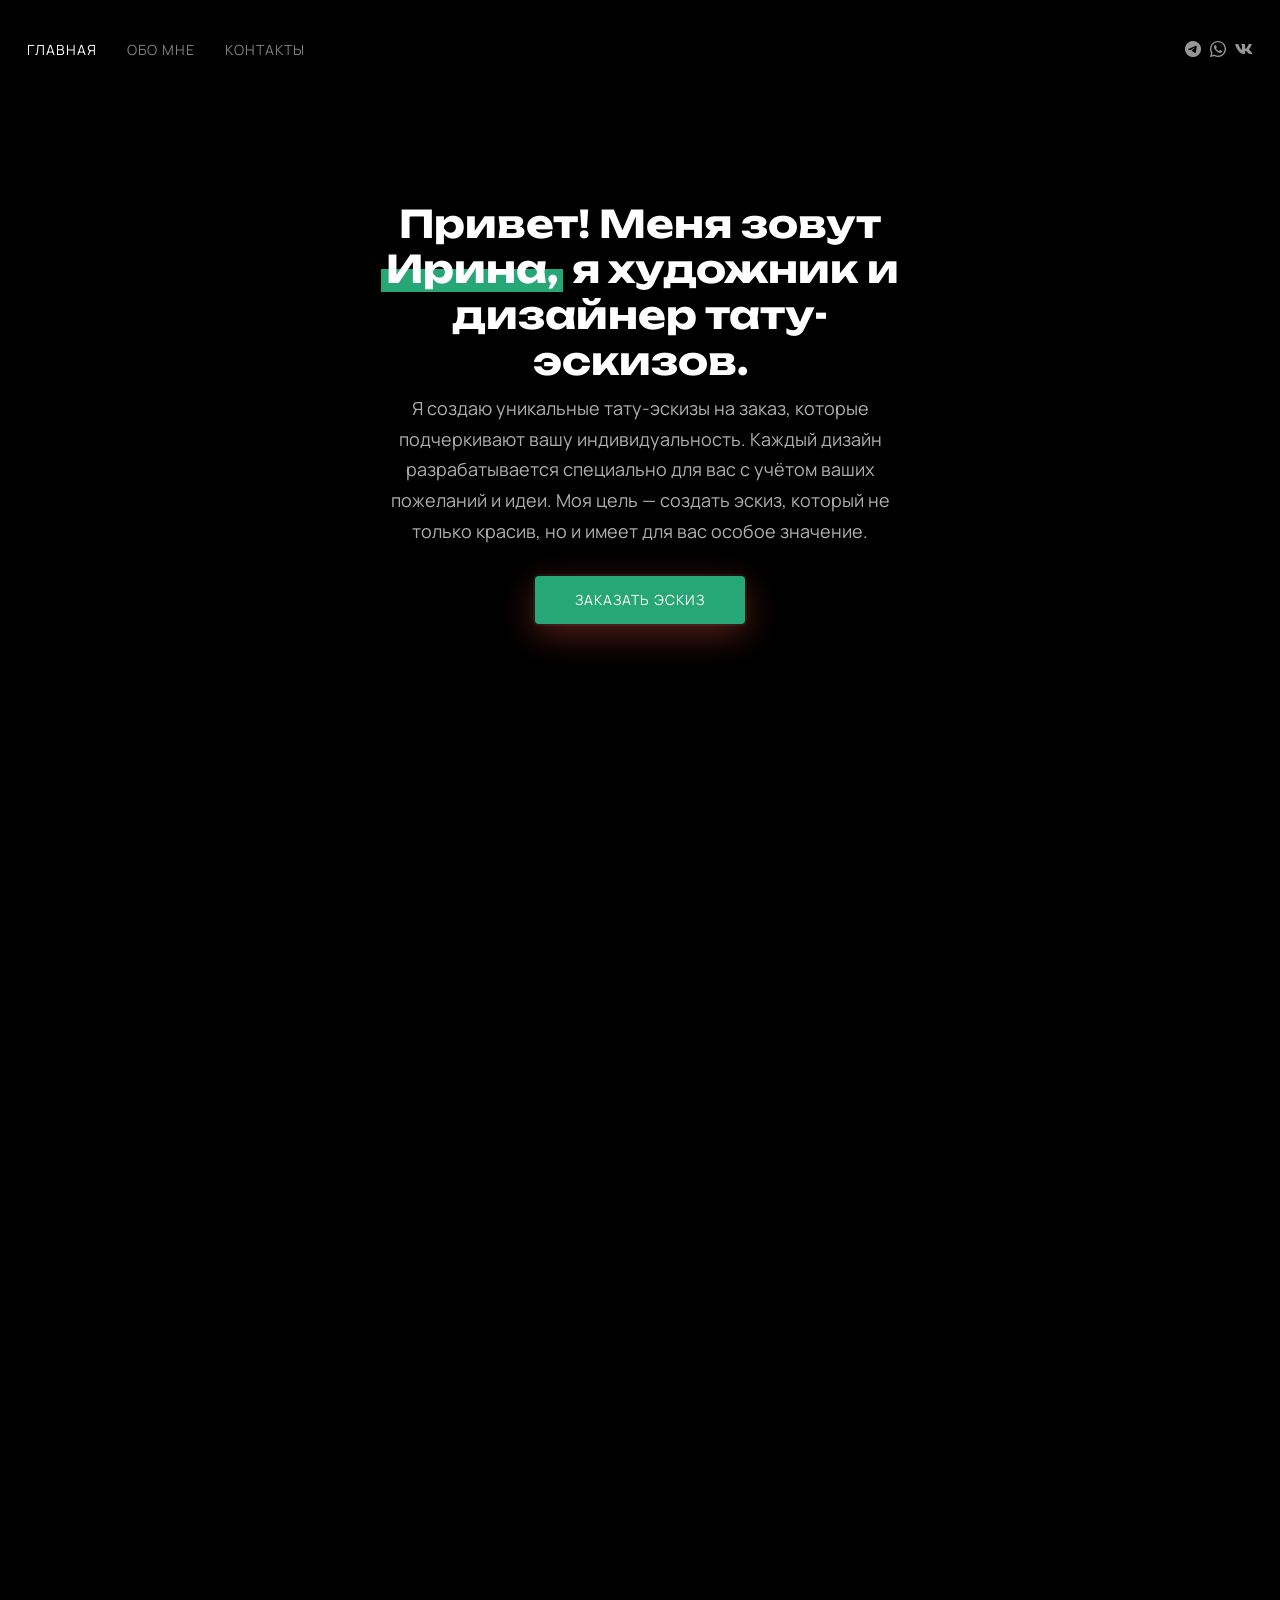
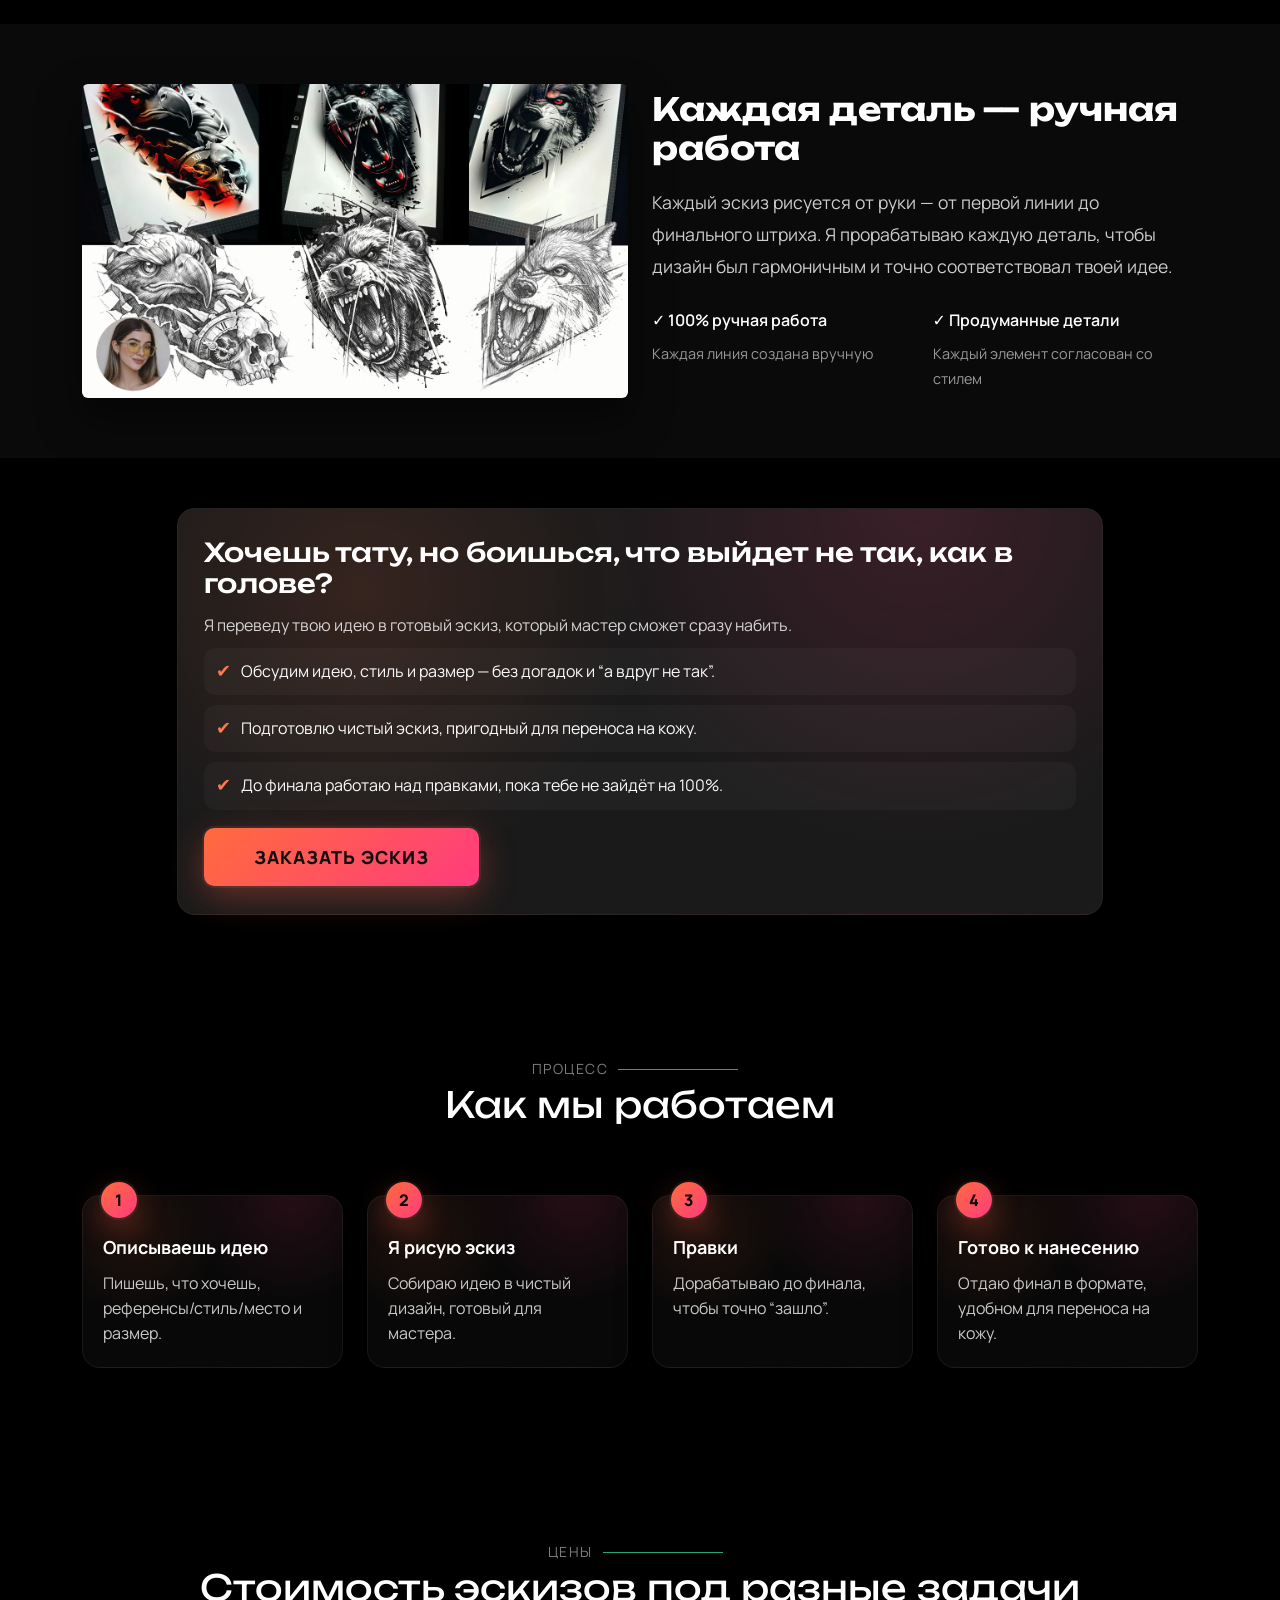
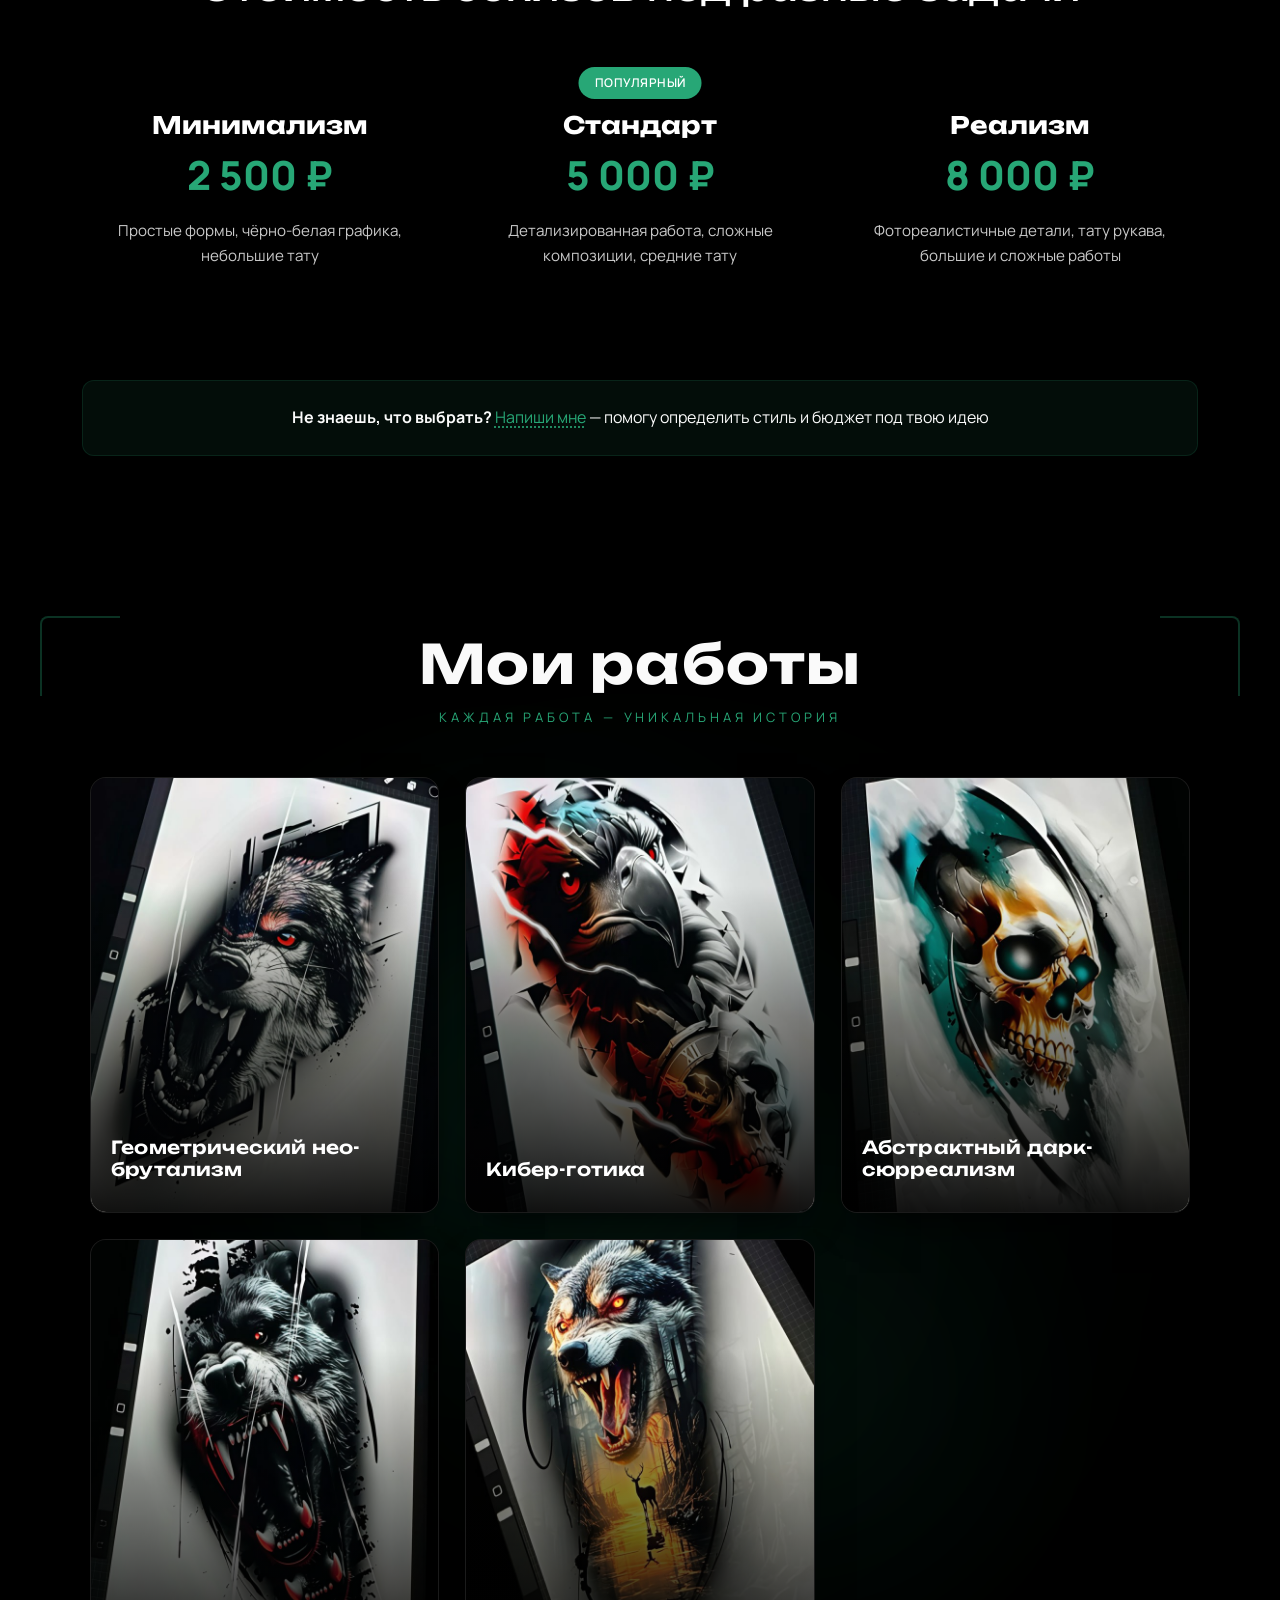
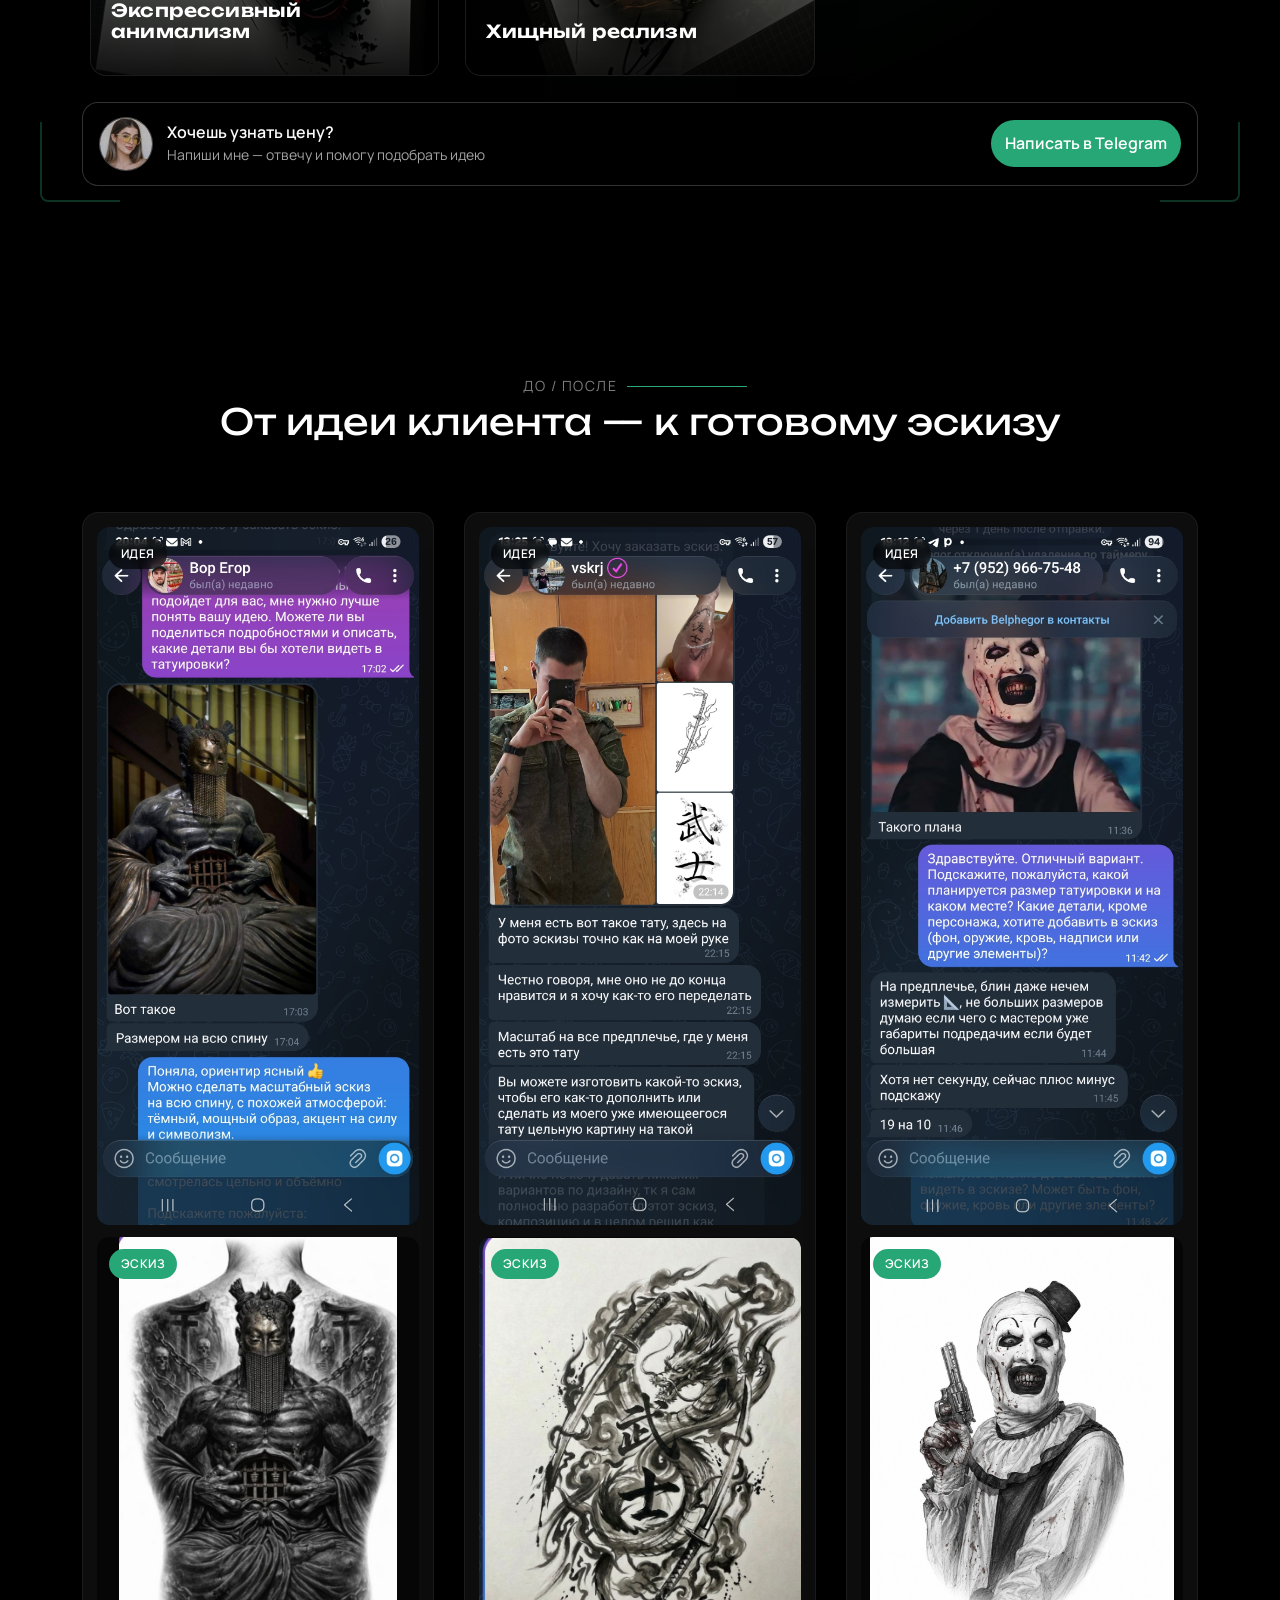
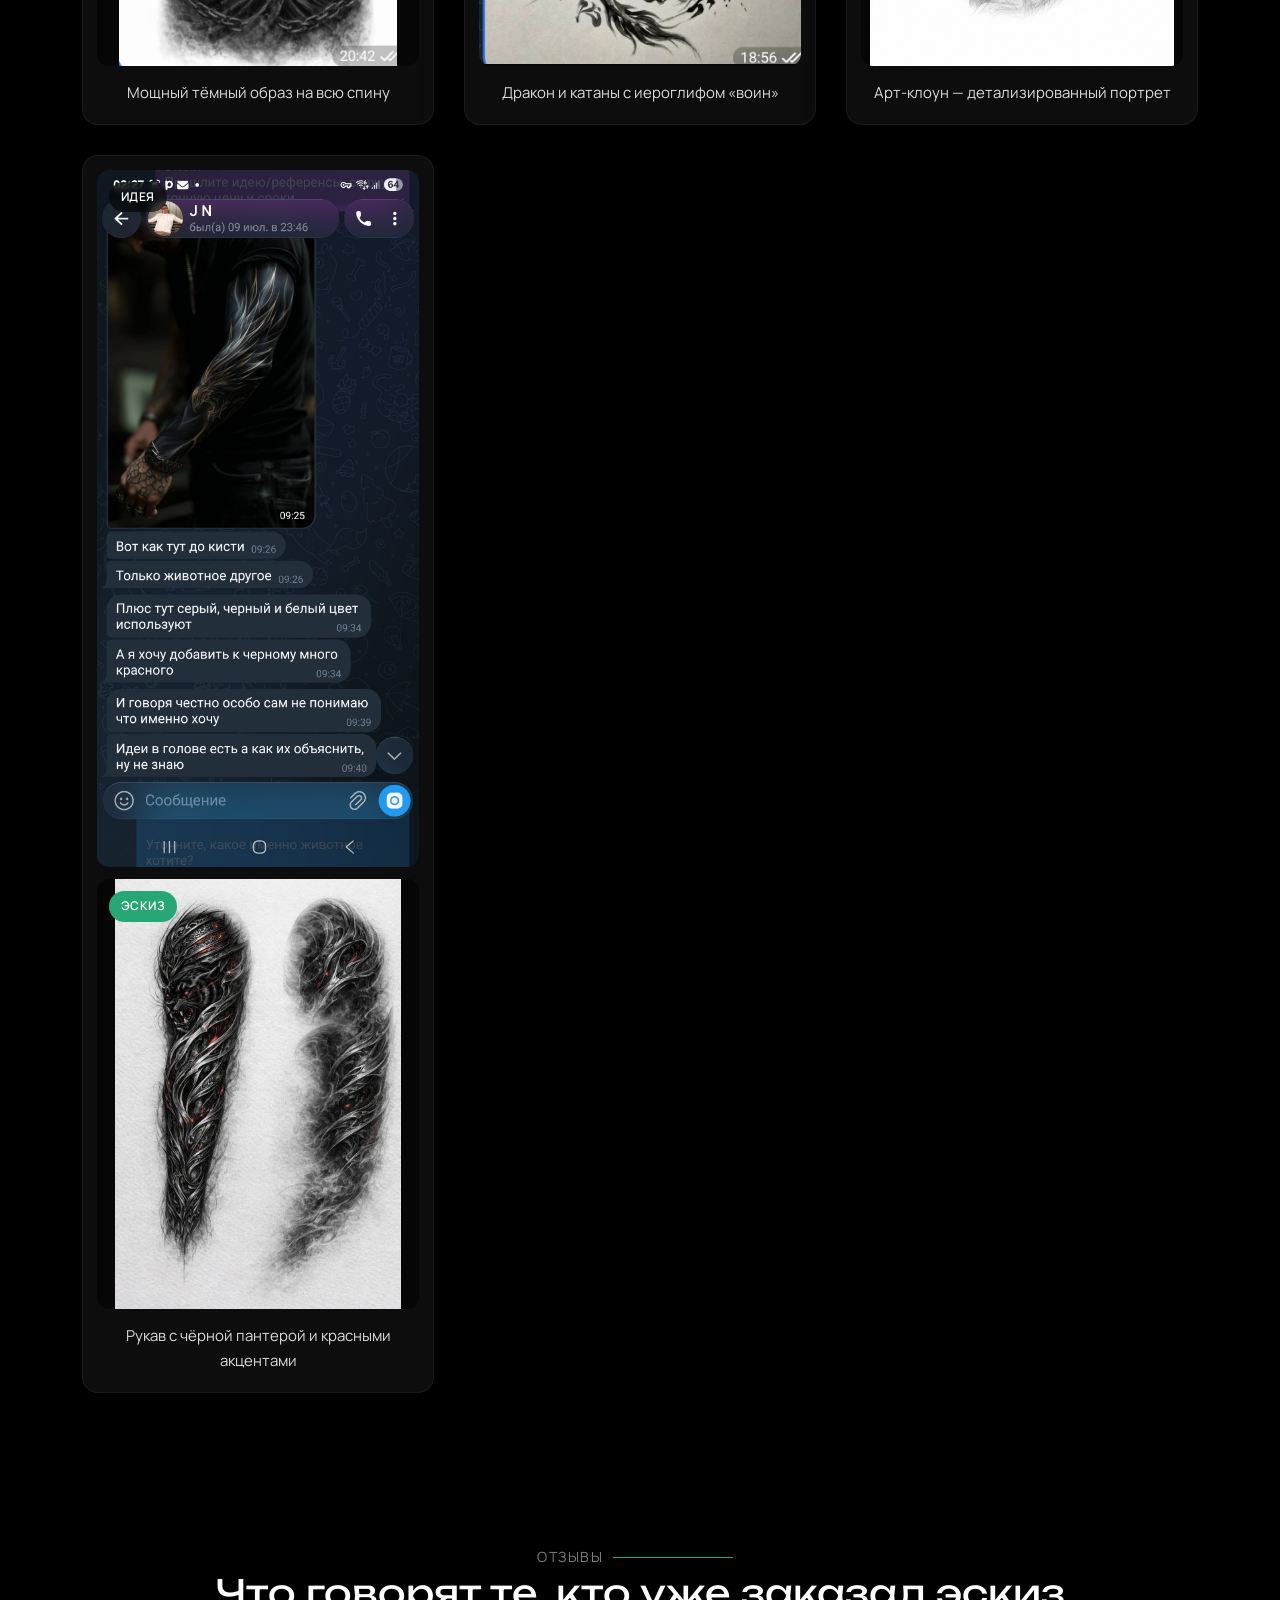
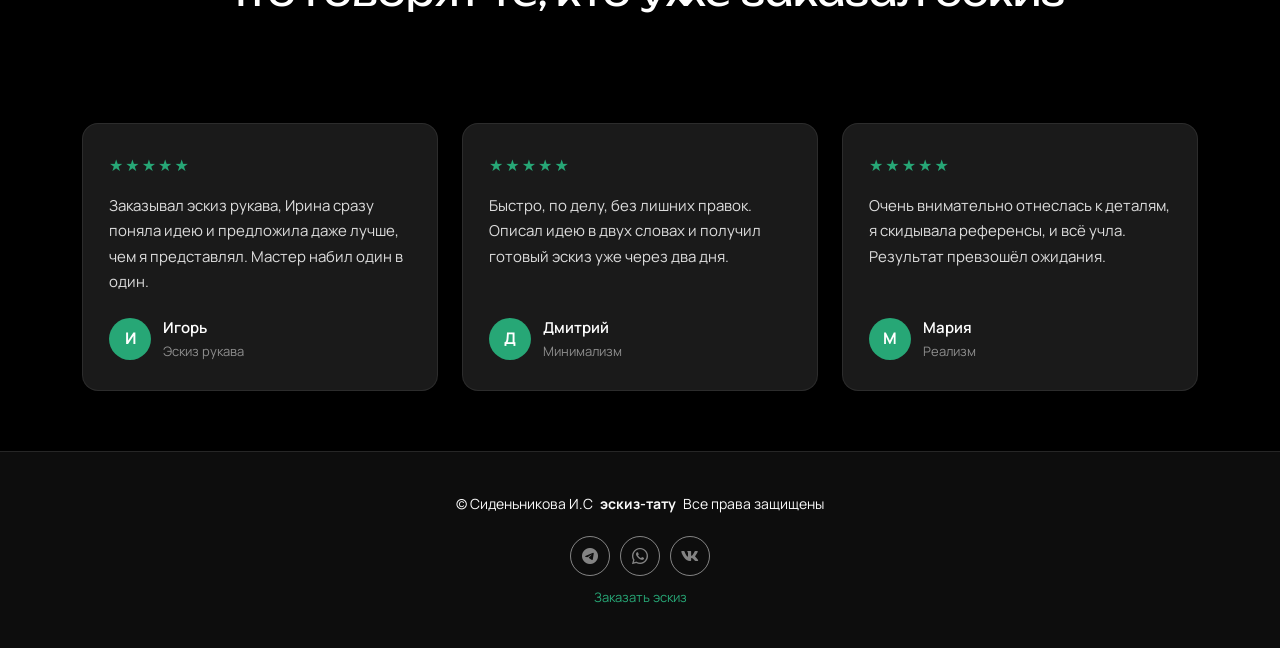
<file: index.html>
<!DOCTYPE html>
<html lang="ru">

<head>
  <meta charset="utf-8">
  <meta content="width=device-width, initial-scale=1.0" name="viewport">
  <title>эскиз-тату — Эскизы на заказ</title>
  <meta name="description" content="Профессиональные тату-эскизы на заказ. Уникальные дизайны, разработанные специально для вас с учётом ваших пожеланий.">
  <meta name="keywords" content="тату эскизы, эскизы на заказ, дизайн тату, татуировки, художник тату">

  <!-- DNS prefetch for external resources -->
  <link rel="dns-prefetch" href="//fonts.googleapis.com">
  <link rel="dns-prefetch" href="//fonts.gstatic.com">
  <link rel="dns-prefetch" href="//mc.yandex.ru">

  <!-- Favicons -->
  <link href="assets/img/favicon.png" rel="icon" type="image/png">
  <link href="assets/img/favicon.png" rel="shortcut icon" type="image/png">
  <link href="assets/img/apple-touch-icon.png" rel="apple-touch-icon">
  
  <!-- Яндекс Директ и Open Graph -->
  <meta property="og:title" content="эскиз-тату — Эскизы на заказ">
  <meta property="og:description" content="Профессиональные тату-эскизы на заказ. Уникальные дизайны, разработанные специально для вас.">
  <meta property="og:image" content="http://tattoosketchpro.ru/assets/img/logo.png">
  <meta property="og:url" content="http://tattoosketchpro.ru/">
  <meta property="og:type" content="website">
  <meta property="og:site_name" content="эскиз-тату">
  <meta property="og:locale" content="ru_RU">
  
  <!-- Twitter Card -->
  <meta name="twitter:card" content="summary_large_image">
  <meta name="twitter:title" content="эскиз-тату — Эскизы на заказ">
  <meta name="twitter:description" content="Профессиональные тату-эскизы на заказ">
  <meta name="twitter:image" content="http://tattoosketchpro.ru/assets/img/logo.png">
  
  <!-- Дополнительные размеры иконок для лучшей совместимости -->
  <link rel="icon" type="image/png" sizes="16x16" href="assets/img/favicon.png">
  <link rel="icon" type="image/png" sizes="32x32" href="assets/img/favicon.png">
  <link rel="icon" type="image/png" sizes="96x96" href="assets/img/favicon.png">
  <link rel="icon" type="image/png" sizes="192x192" href="assets/img/favicon.png">

  <!-- Fonts - optimized -->
  <link rel="preconnect" href="https://fonts.googleapis.com">
  <link rel="preconnect" href="https://fonts.gstatic.com" crossorigin>
  <link rel="preload" href="https://fonts.googleapis.com/css2?family=Manrope:wght@300;400;500;600;700;800&family=Unbounded:wght@400;500;600;700;800&display=swap" as="style" onload="this.onload=null;this.rel='stylesheet'">
  <noscript><link href="https://fonts.googleapis.com/css2?family=Manrope:wght@300;400;500;600;700;800&family=Unbounded:wght@400;500;600;700;800&display=swap" rel="stylesheet"></noscript>

  <!-- Critical CSS preload -->
  <link rel="preload" href="assets/vendor/bootstrap/css/bootstrap.min.css" as="style">
  <link rel="preload" href="assets/css/main.css?v=2.3" as="style">

  <!-- Vendor CSS Files -->
  <link href="assets/vendor/bootstrap/css/bootstrap.min.css" rel="stylesheet">
  <link href="assets/vendor/bootstrap-icons/bootstrap-icons.css" rel="stylesheet">
  <link href="assets/vendor/aos/aos.css" rel="stylesheet">
  <link href="assets/vendor/glightbox/css/glightbox.min.css" rel="stylesheet">
  <link href="assets/vendor/swiper/swiper-bundle.min.css" rel="stylesheet">

  <!-- Main CSS File -->
  <link href="assets/css/main.css?v=2.3" rel="stylesheet">

  <link rel="stylesheet" href="https://cdnjs.cloudflare.com/ajax/libs/font-awesome/5.15.2/css/all.min.css"/>

</head>


<!-- Yandex.Metrika counter -->
<script type="text/javascript">
    (function(m,e,t,r,i,k,a){
        m[i]=m[i]||function(){(m[i].a=m[i].a||[]).push(arguments)};
        m[i].l=1*new Date();
        for (var j = 0; j < document.scripts.length; j++) {if (document.scripts[j].src === r) { return; }}
        k=e.createElement(t),a=e.getElementsByTagName(t)[0],k.async=1,k.src=r,a.parentNode.insertBefore(k,a)
    })(window, document,'script','https://mc.yandex.ru/metrika/tag.js?id=111115111', 'ym');

    ym(111115111, 'init', {ssr:true, webvisor:true, clickmap:true, ecommerce:"dataLayer", referrer: document.referrer, url: location.href, accurateTrackBounce:true, trackLinks:true});
</script>
<noscript><div><img src="https://mc.yandex.ru/watch/111115111" style="position:absolute; left:-9999px;" alt="" /></div></noscript>
<!-- /Yandex.Metrika counter -->


<body class="index-page">

  <header id="header" class="header d-flex align-items-center sticky-top">
    <div class="container-fluid position-relative d-flex align-items-center justify-content-between">
      <nav id="navmenu" class="navmenu">
        <ul>
          <li><a href="http://tattoosketchpro.ru/" class="active">Главная<br></a></li>
          <li><a href="http://tattoosketchpro.ru/about.html">Обо мне</a></li>
          <li><a href="http://tattoosketchpro.ru/contact.html">Контакты</a></li>
        </ul>
        <i class="mobile-nav-toggle d-xl-none bi bi-list"></i>
      </nav>

      <div class="header-social-links">
        <a href="#" class="header-social-links__icon header-social-links__icon--tg" onclick="openTelegramModal(); return false;" aria-label="Telegram"><i class="bi bi-telegram"></i></a>
        <a href="#" class="header-social-links__icon header-social-links__icon--wa" onclick="openWhatsAppModal(); return false;" aria-label="WhatsApp"><i class="bi bi-whatsapp"></i></a>
        <a href="https://vk.me/tattoo_sketchs1" class="header-social-links__icon header-social-links__icon--vk" aria-label="ВКонтакте"><i class="fab fa-vk"></i></a>
      </div>

    </div>
  </header>
  
  <main class="main">

    <!-- Hero Section -->
    <section id="hero" class="hero section">

      <div class="container">
        <div class="row justify-content-center">
          <div class="col-lg-6 text-center" data-aos="fade-up" data-aos-delay="100">
            <h2><span>Привет! Меня зовут </span><span class="underlight">Ирина,</span><span> я художник и дизайнер тату-эскизов.</span></h2>
            <p>Я создаю уникальные тату-эскизы на заказ, которые подчеркивают вашу индивидуальность. Каждый дизайн разрабатывается специально для вас с учётом ваших пожеланий и идеи. Моя цель — создать эскиз, который не только красив, но и имеет для вас особое значение.</p>
            <div>
              <a class="btn-get-started order-trigger" href="#order">Заказать эскиз<br></a>
            </div>
            
          </div>
        </div>
      </div>
    </section><!-- /Hero Section -->
    <section id="video-hero" class="video-hero" style="position: relative; height: 100vh; overflow: hidden;">
      <video autoplay muted loop playsinline preload="metadata"
        style="
          position: absolute;
          top: 50%;
          left: 50%;
          height: 100%;
          transform: translate(-50%, -50%);
          object-fit: contain;
          pointer-events: none;
          user-select: none;
        "
        id="background-video"
        oncontextmenu="return false;"
        onselectstart="return false;"
        ondragstart="return false;"
      >
        <source src="assets/vid/123.mp4" type="video/mp4">
      </video>
    </section>
    
    
    <script>
      // Загружаем видео после загрузки страницы с задержкой
      window.addEventListener('load', function() {
        setTimeout(function() {
          const video = document.getElementById("background-video");
          if (video) {
            video.load(); // Загружаем видео
            video.playbackRate = 0.7; // Уменьшаем скорость видео
          }
        }, 1000); // Задержка 1 секунда после загрузки страницы
      });
    </script>

    <!-- Handmade Section -->
    <section class="section" style="padding: 60px 0; background: #0a0a0a;">
      <div class="container" data-aos="fade-up" data-aos-delay="100">
        <div class="row align-items-center justify-content-center">
          <div class="col-lg-6">
            <div class="handmade-image-wrapper">
              <img id="handmadeImage" src="" alt="Ручная работа эскиза" class="img-fluid rounded" style="width: 100%; height: auto; box-shadow: 0 20px 40px rgba(0,0,0,0.5);" draggable="false" oncontextmenu="return false;" onselectstart="return false;" ondragstart="return false;">
            </div>
          </div>
          <div class="col-lg-6">
            <div class="handmade-content">
              <h3 style="color: #fff; font-size: 2rem; margin-bottom: 20px; font-weight: 700;">Каждая деталь — ручная работа</h3>
              <p style="color: #ccc; font-size: 1.1rem; line-height: 1.8; margin-bottom: 25px;">
                Каждый эскиз рисуется от руки — от первой линии до финального штриха. Я прорабатываю каждую деталь, чтобы дизайн был гармоничным и точно соответствовал твоей идее.
              </p>
              <div style="display: flex; gap: 15px; flex-wrap: wrap;">
                <div style="flex: 1; min-width: 200px;">
                  <div style="color: #fff; font-weight: 600; margin-bottom: 8px;">✓ 100% ручная работа</div>
                  <div style="color: #999; font-size: 0.9rem;">Каждая линия создана вручную</div>
                </div>
                <div style="flex: 1; min-width: 200px;">
                  <div style="color: #fff; font-weight: 600; margin-bottom: 8px;">✓ Продуманные детали</div>
                  <div style="color: #999; font-size: 0.9rem;">Каждый элемент согласован со стилем</div>
                </div>
              </div>
            </div>
          </div>
        </div>
      </div>
    </section>

    <!-- Gallery Section -->
    <section class="section" style="padding: 50px 0;">
      <div class="container" data-aos="fade-up" data-aos-delay="80">
        <div class="row justify-content-center">
          <div class="col-lg-10">
            <div class="pain-block">
              <h3>Хочешь тату, но боишься, что выйдет не так, как в голове?</h3>
              <p>Я переведу твою идею в готовый эскиз, который мастер сможет сразу набить.</p>
              <ul class="pain-bullets">
                <li><span class="icon">✔</span><span>Обсудим идею, стиль и размер — без догадок и “а вдруг не так”.</span></li>
                <li><span class="icon">✔</span><span>Подготовлю чистый эскиз, пригодный для переноса на кожу.</span></li>
                <li><span class="icon">✔</span><span>До финала работаю над правками, пока тебе не зайдёт на 100%.</span></li>
              </ul>
              <div style="margin-top: 18px;">
                <a class="btn-get-started order-trigger" href="#order">Заказать эскиз</a>
              </div>
            </div>
          </div>
        </div>
      </div>
    </section>
    <section id="work" class="section work-process">
      <div class="container" data-aos="fade-up" data-aos-delay="80">
        <div class="section-title text-center">
          <h2>Процесс</h2>
          <p>Как мы работаем</p>
        </div>

        <div class="row gy-4 justify-content-center">
          <div class="col-lg-3 col-md-6">
            <div class="work-step-card" data-aos="fade-up" data-aos-delay="100">
              <div class="work-step-badge">1</div>
              <div class="work-step-title">Описываешь идею</div>
              <div class="work-step-text">Пишешь, что хочешь, референсы/стиль/место и размер.</div>
            </div>
          </div>

          <div class="col-lg-3 col-md-6">
            <div class="work-step-card" data-aos="fade-up" data-aos-delay="150">
              <div class="work-step-badge">2</div>
              <div class="work-step-title">Я рисую эскиз</div>
              <div class="work-step-text">Собираю идею в чистый дизайн, готовый для мастера.</div>
            </div>
          </div>

          <div class="col-lg-3 col-md-6">
            <div class="work-step-card" data-aos="fade-up" data-aos-delay="200">
              <div class="work-step-badge">3</div>
              <div class="work-step-title">Правки</div>
              <div class="work-step-text">Дорабатываю до финала, чтобы точно “зашло”.</div>
            </div>
          </div>

          <div class="col-lg-3 col-md-6">
            <div class="work-step-card" data-aos="fade-up" data-aos-delay="250">
              <div class="work-step-badge">4</div>
              <div class="work-step-title">Готово к нанесению</div>
              <div class="work-step-text">Отдаю финал в формате, удобном для переноса на кожу.</div>
            </div>
          </div>
        </div>
      </div>
    </section>

    <!-- Pricing Section -->
    <section id="pricing" class="section pricing-section">
      <div class="container" data-aos="fade-up" data-aos-delay="80">
        <div class="section-title text-center">
          <h2>Цены</h2>
          <p>Стоимость эскизов под разные задачи</p>
        </div>
      </div>

      <!-- Популярный блок для мобильных -->
      <div class="pricing-popular-mobile d-block d-md-none">
        <div class="container" data-aos="fade-up" data-aos-delay="150">
          <div class="pricing-item pricing-popular">
            <span class="pricing-badge">Популярный</span>
            <h3 class="pricing-title">Стандарт</h3>
            <div>
              <div class="pricing-price">5 000 ₽</div>
              <p class="pricing-desc">Детализированная работа, сложные композиции, средние тату</p>
            </div>
          </div>
        </div>
      </div>

      <div class="container" data-aos="fade-up" data-aos-delay="80">
        <div class="row gy-4 justify-content-center">
          <div class="col-lg-4 col-md-6 d-none d-md-block">
            <div class="pricing-item" data-aos="fade-up" data-aos-delay="100">
              <h3 class="pricing-title">Минимализм</h3>
              <div>
                <div class="pricing-price">2 500 ₽</div>
                <p class="pricing-desc">Простые формы, чёрно-белая графика, небольшие тату</p>
              </div>
            </div>
          </div>

          <div class="col-lg-4 col-md-6 d-none d-md-block">
            <div class="pricing-item pricing-popular" data-aos="fade-up" data-aos-delay="150">
              <span class="pricing-badge">Популярный</span>
              <h3 class="pricing-title">Стандарт</h3>
              <div>
                <div class="pricing-price">5 000 ₽</div>
                <p class="pricing-desc">Детализированная работа, сложные композиции, средние тату</p>
              </div>
            </div>
          </div>

          <div class="col-lg-4 col-md-6 d-none d-md-block">
            <div class="pricing-item" data-aos="fade-up" data-aos-delay="200">
              <h3 class="pricing-title">Реализм</h3>
              <div>
                <div class="pricing-price">8 000 ₽</div>
                <p class="pricing-desc">Фотореалистичные детали, тату рукава, большие и сложные работы</p>
              </div>
            </div>
          </div>

          <!-- Мобильные версии остальных блоков -->
          <div class="col-12 d-block d-md-none">
            <div class="row gy-3">
              <div class="col-12">
                <div class="pricing-item" data-aos="fade-up" data-aos-delay="100">
                  <h3 class="pricing-title">Минимализм</h3>
                  <div>
                    <div class="pricing-price">2 500 ₽</div>
                    <p class="pricing-desc">Простые формы, чёрно-белая графика, небольшие тату</p>
                  </div>
                </div>
              </div>

              <div class="col-12">
                <div class="pricing-item" data-aos="fade-up" data-aos-delay="200">
                  <h3 class="pricing-title">Реализм</h3>
                  <div>
                    <div class="pricing-price">8 000 ₽</div>
                    <p class="pricing-desc">Фотореалистичные детали, тату рукава, большие и сложные работы</p>
                  </div>
                </div>
              </div>
            </div>
          </div>
        </div>

        <div class="pricing-note text-center" data-aos="fade-up" data-aos-delay="250">
          <p><strong>Не знаешь, что выбрать?</strong> <a href="#order" class="order-trigger" style="color: var(--accent-color); text-decoration: underline; text-decoration-style: dotted; text-underline-offset: 4px;">Напиши мне</a> — помогу определить стиль и бюджет под твою идею</p>
        </div>
      </div>
    </section>

    <section id="gallery-4" class="section mfb-gallery">

      <div class="mfb-gallery__bg" aria-hidden="true">
        <div class="mfb-gallery__glow mfb-gallery__glow--1"></div>
        <div class="mfb-gallery__glow mfb-gallery__glow--2"></div>
        <div class="mfb-gallery__glow mfb-gallery__glow--3"></div>

        <div class="mfb-gallery__corner mfb-gallery__corner--tl"></div>
        <div class="mfb-gallery__corner mfb-gallery__corner--tr"></div>
        <div class="mfb-gallery__corner mfb-gallery__corner--bl"></div>
        <div class="mfb-gallery__corner mfb-gallery__corner--br"></div>
      </div>

      <div class="container mfb-gallery__container">
        <div class="mfb-gallery__header">
          <h2 class="mfb-gallery__title">Мои работы</h2>
          <p class="mfb-gallery__subtitle">Каждая работа — уникальная история</p>
        </div>

        <div class="mfb-grid">
          <figure class="mfb-card">
            <img class="mfb-card__img" src="assets/img/gallery/gallery-1.jpg" alt="Геометрический нео-брутализм" loading="lazy" draggable="false" oncontextmenu="return false;">
            <figcaption class="mfb-card__caption">
              <h3 class="mfb-card__title">Геометрический нео-брутализм</h3>
              <p class="mfb-card__desc"></p>
            </figcaption>
          </figure>

          <figure class="mfb-card">
            <img class="mfb-card__img" src="assets/img/gallery/gallery-2.jpg" alt="Кибер-готика" loading="lazy" draggable="false" oncontextmenu="return false;">
            <figcaption class="mfb-card__caption">
              <h3 class="mfb-card__title">Кибер-готика</h3>
              <p class="mfb-card__desc"></p>
            </figcaption>
          </figure>

          <figure class="mfb-card">
            <img class="mfb-card__img" src="assets/img/gallery/gallery-3.jpg" alt="Абстрактный дарк-сюрреализм" loading="lazy" draggable="false" oncontextmenu="return false;">
            <figcaption class="mfb-card__caption">
              <h3 class="mfb-card__title">Абстрактный дарк-сюрреализм</h3>
              <p class="mfb-card__desc"></p>
            </figcaption>
          </figure>

          <figure class="mfb-card">
            <img class="mfb-card__img" src="assets/img/gallery/gallery-4.jpg" alt="Экспрессивный анимализм" loading="lazy" draggable="false" oncontextmenu="return false;">
            <figcaption class="mfb-card__caption">
              <h3 class="mfb-card__title">Экспрессивный анимализм</h3>
              <p class="mfb-card__desc"></p>
            </figcaption>
          </figure>

          <figure class="mfb-card">
            <img class="mfb-card__img" src="assets/img/gallery/gallery-5.jpg" alt="Хищный реализм" loading="lazy" draggable="false" oncontextmenu="return false;">
            <figcaption class="mfb-card__caption">
              <h3 class="mfb-card__title">Хищный реализм</h3>
              <p class="mfb-card__desc"></p>
            </figcaption>
          </figure>
        </div>

        <div class="mfb-gallery__cta">
          <div class="mfb-cta">
            <img class="mfb-cta__avatar" src="assets/img/profile-img.png" alt="Ирина" loading="lazy">
            <div class="mfb-cta__body">
              <div class="mfb-cta__title">Хочешь узнать цену?</div>
              <div class="mfb-cta__text">Напиши мне — отвечу и помогу подобрать идею</div>
            </div>
            <a class="mfb-cta__btn" href="https://t.me/Irinasketchs?text=%D0%97%D0%B4%D1%80%D0%B0%D0%B2%D1%81%D1%82%D0%B2%D1%83%D0%B9%D1%82%D0%B5!%20%D0%A5%D0%BE%D1%87%D1%83%20%D0%B7%D0%B0%D0%BA%D0%B0%D0%B7%D0%B0%D1%82%D1%8C%20%D1%8D%D1%81%D0%BA%D0%B8%D0%B7." target="_blank" rel="noopener">Написать в Telegram</a>
          </div>
        </div>
      </div>

    </section><!-- /Gallery Section -->

    <!-- Before / After Section -->
    <section id="before-after" class="section before-after">
      <div class="container" data-aos="fade-up" data-aos-delay="80">
        <div class="section-title text-center">
          <h2>До / После</h2>
          <p>От идеи клиента — к готовому эскизу</p>
        </div>

        <div class="ba-grid">
          <div class="ba-card">
            <div class="ba-card__side ba-card__side--before">
              <img src="assets/img/before-after/ba1-before.jpg" alt="Идея клиента — референс" loading="lazy" draggable="false" oncontextmenu="return false;">
              <span class="ba-card__tag">Идея</span>
            </div>
            <div class="ba-card__side ba-card__side--after">
              <img src="assets/img/before-after/ba1-after.jpg" alt="Готовый эскиз" loading="lazy" draggable="false" oncontextmenu="return false;">
              <span class="ba-card__tag ba-card__tag--after">Эскиз</span>
            </div>
            <p class="ba-card__caption">Мощный тёмный образ на всю спину</p>
          </div>

          <div class="ba-card">
            <div class="ba-card__side ba-card__side--before">
              <img src="assets/img/before-after/ba2-before.jpg" alt="Идея клиента — референс" loading="lazy" draggable="false" oncontextmenu="return false;">
              <span class="ba-card__tag">Идея</span>
            </div>
            <div class="ba-card__side ba-card__side--after">
              <img src="assets/img/before-after/ba2-after.jpg" alt="Готовый эскиз" loading="lazy" draggable="false" oncontextmenu="return false;">
              <span class="ba-card__tag ba-card__tag--after">Эскиз</span>
            </div>
            <p class="ba-card__caption">Дракон и катаны с иероглифом «воин»</p>
          </div>

          <div class="ba-card">
            <div class="ba-card__side ba-card__side--before">
              <img src="assets/img/before-after/ba3-before.jpg" alt="Идея клиента — референс" loading="lazy" draggable="false" oncontextmenu="return false;">
              <span class="ba-card__tag">Идея</span>
            </div>
            <div class="ba-card__side ba-card__side--after">
              <img src="assets/img/before-after/ba3-after.jpg" alt="Готовый эскиз" loading="lazy" draggable="false" oncontextmenu="return false;">
              <span class="ba-card__tag ba-card__tag--after">Эскиз</span>
            </div>
            <p class="ba-card__caption">Арт-клоун — детализированный портрет</p>
          </div>

          <div class="ba-card">
            <div class="ba-card__side ba-card__side--before">
              <img src="assets/img/before-after/ba4-before.jpg" alt="Идея клиента — референс" loading="lazy" draggable="false" oncontextmenu="return false;">
              <span class="ba-card__tag">Идея</span>
            </div>
            <div class="ba-card__side ba-card__side--after">
              <img src="assets/img/before-after/ba4-after.jpg" alt="Готовый эскиз" loading="lazy" draggable="false" oncontextmenu="return false;">
              <span class="ba-card__tag ba-card__tag--after">Эскиз</span>
            </div>
            <p class="ba-card__caption">Рукав с чёрной пантерой и красными акцентами</p>
          </div>
        </div>
      </div>
    </section><!-- /Before After Section -->

    <!-- Reviews Section -->
    <!-- Замените имена, тексты отзывов и оценки на реальные — это placeholder-контент -->
    <section id="reviews" class="section reviews-section">
      <div class="container" data-aos="fade-up" data-aos-delay="80">
        <div class="section-title text-center">
          <h2>Отзывы</h2>
          <p>Что говорят те, кто уже заказал эскиз</p>
        </div>

        <div class="reviews-grid">
          <div class="review-card" data-aos="fade-up" data-aos-delay="100">
            <div class="review-card__stars">★★★★★</div>
            <p class="review-card__text">Заказывал эскиз рукава, Ирина сразу поняла идею и предложила даже лучше, чем я представлял. Мастер набил один в один.</p>
            <div class="review-card__author">
              <div class="review-card__avatar">И</div>
              <div>
                <div class="review-card__name">Игорь</div>
                <div class="review-card__meta">Эскиз рукава</div>
              </div>
            </div>
          </div>

          <div class="review-card" data-aos="fade-up" data-aos-delay="150">
            <div class="review-card__stars">★★★★★</div>
            <p class="review-card__text">Быстро, по делу, без лишних правок. Описал идею в двух словах и получил готовый эскиз уже через два дня.</p>
            <div class="review-card__author">
              <div class="review-card__avatar">Д</div>
              <div>
                <div class="review-card__name">Дмитрий</div>
                <div class="review-card__meta">Минимализм</div>
              </div>
            </div>
          </div>

          <div class="review-card" data-aos="fade-up" data-aos-delay="200">
            <div class="review-card__stars">★★★★★</div>
            <p class="review-card__text">Очень внимательно отнеслась к деталям, я скидывала референсы, и всё учла. Результат превзошёл ожидания.</p>
            <div class="review-card__author">
              <div class="review-card__avatar">М</div>
              <div>
                <div class="review-card__name">Мария</div>
                <div class="review-card__meta">Реализм</div>
              </div>
            </div>
          </div>
        </div>
      </div>
    </section><!-- /Reviews Section -->

  </main>

  <footer id="footer" class="footer">

    <div class="container">
      <div class="copyright text-center ">
        <p>© <span>Cиденьникова И.С</span> <strong class="px-1 sitename">эскиз-тату</strong> <span>Все права защищены</span></p>
      </div>
      <div class="social-links d-flex justify-content-center">
        <a href="#" class="social-links__icon social-links__icon--tg" onclick="openTelegramModal(); return false;" aria-label="Telegram"><i class="bi bi-telegram"></i></a>
        <a href="#" class="social-links__icon social-links__icon--wa" onclick="openWhatsAppModal(); return false;" aria-label="WhatsApp"><i class="bi bi-whatsapp"></i></a>
        <a href="https://vk.me/tattoo_sketchs1" class="social-links__icon social-links__icon--vk" aria-label="ВКонтакте"><i class="fab fa-vk"></i></a>
      </div>
      <div class="credits">
        <!-- All the links in the footer should remain intact. -->
        <!-- You can delete the links only if you've purchased the pro version. -->
        <!-- Licensing information: https://bootstrapmade.com/license/ -->
        <!-- Purchase the pro version with working PHP/AJAX contact form: [buy-url] -->
      <a href="#order" class="order-trigger">Заказать эскиз</a>
      </div>
    </div>

  </footer>

  <!-- Order Modal -->
<div class="order-modal" id="orderModal">
  <div class="order-modal__dialog">
    <button class="order-modal__close" type="button" aria-label="Закрыть"><i class="bi bi-x-lg"></i></button>

    <div class="order-modal__title">
      Создадим твой уникальный тату-эскиз вместе
    </div>

    <div class="order-modal__text">
      Напиши мне прямо сейчас, и я разработаю авторский эскиз под твой стиль и место на теле.
      2 правки бесплатно, готово за 48 часов. Твоя идея — мой дизайн!
    </div>

    <div class="order-modal__actions">
      <a class="order-modal__btn order-modal__btn--tg" href="https://t.me/Irinasketchs?text=%D0%97%D0%B4%D1%80%D0%B0%D0%B2%D1%81%D1%82%D0%B2%D1%83%D0%B9%D1%82%D0%B5!%20%D0%A5%D0%BE%D1%87%D1%83%20%D0%B7%D0%B0%D0%BA%D0%B0%D0%B7%D0%B0%D1%82%D1%8C%20%D1%8D%D1%81%D0%BA%D0%B8%D0%B7." target="_blank" rel="noopener">
        <span class="order-modal__btn-content">
          <i class="bi bi-telegram order-modal__btn-icon"></i>
          <span class="order-modal__btn-text">
            <span class="order-modal__btn-main">Telegram</span>
            <span class="order-modal__btn-sub">работает с VPN</span>
          </span>
        </span>
      </a>
      <a class="order-modal__btn order-modal__btn--wa" href="https://wa.me/79517623467?text=%D0%97%D0%B4%D1%80%D0%B0%D0%B2%D1%81%D1%82%D0%B2%D1%83%D0%B9%D1%82%D0%B5!%20%D0%A5%D0%BE%D1%87%D1%83%20%D0%B7%D0%B0%D0%BA%D0%B0%D0%B7%D0%B0%D1%82%D1%8C%20%D1%8D%D1%81%D0%BA%D0%B8%D0%B7." target="_blank" rel="noopener">
        <span class="order-modal__btn-content">
          <i class="bi bi-whatsapp order-modal__btn-icon"></i>
          <span class="order-modal__btn-text">
            <span class="order-modal__btn-main">WhatsApp</span>
            <span class="order-modal__btn-sub">работает с VPN</span>
          </span>
        </span>
      </a>
      <a class="order-modal__btn order-modal__btn--vk" href="https://vk.me/tattoo_sketchs1" target="_blank" rel="noopener">
        <span class="order-modal__btn-content">
          <i class="fab fa-vk order-modal__btn-icon"></i>
          <span class="order-modal__btn-text">
            <span class="order-modal__btn-main">ВКонтакте</span>
            <span class="order-modal__btn-sub">без VPN</span>
          </span>
        </span>
      </a>
      <a class="order-modal__btn order-modal__btn--max" href="https://max.ru/u/f9LHodD0cOKFTOiDTiyeETaoW0tU1m-Z9Y6-FG8W3-4ZgeaolF8IkPWE2fU" target="_blank" rel="noopener">
        <span class="order-modal__btn-content">
          <span class="order-modal__btn-icon order-modal__btn-icon--max" aria-hidden="true"></span>
          <span class="order-modal__btn-text">
            <span class="order-modal__btn-main">MAX</span>
            <span class="order-modal__btn-sub">без VPN</span>
          </span>
        </span>
      </a>
    </div>

    <button type="button" class="order-examples-trigger" id="openExamplesBtn">
      <i class="bi bi-images"></i> Посмотреть примеры работ
    </button>

  </div>
</div>

  <!-- Попап с важной информацией: показывается перед выбором мессенджера -->
  <div class="order-modal" id="orderInfoModal">
    <div class="order-modal__dialog order-modal__dialog--sm">
      <button class="order-modal__close" type="button" aria-label="Закрыть" id="orderInfoCloseBtn"><i class="bi bi-x-lg"></i></button>

      <div class="order-modal__title">Прежде чем начнём</div>

      <div class="order-modal__text" style="margin-bottom: 18px;">
        Коротко о том, как я работаю, чтобы не было недопонимания.
      </div>

      <div class="order-thanks__laststep" style="width: 100%; box-sizing: border-box; align-items: flex-start;">
        <span class="order-thanks__badge">Важно</span>
        <p class="order-scope-note">Я рисую эскизы — <strong>сам дизайн</strong>, а не набиваю тату. Для нанесения понадобится мастер-тату у тебя в городе.</p>
        <p class="order-scope-note">Если вы хотите набить тату — пожалуйста, не пишите: я эскизы не набиваю.</p>
      </div>

      <button type="button" class="order-form__submit" id="orderInfoContinueBtn" style="width: 100%; margin-top: 20px;">Понятно, к мессенджерам</button>
    </div>
  </div>

  <!-- Попап с примерами работ: вынесен из формы заказа отдельно -->
  <div class="order-modal" id="examplesModal">
    <div class="order-modal__dialog">
      <button class="order-modal__close" type="button" aria-label="Закрыть" id="examplesCloseBtn"><i class="bi bi-x-lg"></i></button>

      <div class="order-modal__title">Примеры работ</div>
      <div class="order-modal__text">Несколько эскизов, которые я делала для клиентов.</div>

      <div class="order-carousel">
        <div class="order-carousel__viewport">
          <div class="order-carousel__track" id="orderCarouselTrack">
            <div class="order-carousel__item">
              <img src="assets/123/photo_2025-07-03_23-08-54 (1).jpg" alt="Эскиз 1" loading="lazy" oncontextmenu="return false;" draggable="false">
            </div>
            <div class="order-carousel__item">
              <img src="assets/123/photo_2025-07-03_23-08-55 (1).jpg" alt="Эскиз 2" loading="lazy" oncontextmenu="return false;" draggable="false">
            </div>
            <div class="order-carousel__item">
              <img src="assets/123/photo_2025-07-03_23-08-55 (2) (1).jpg" alt="Эскиз 3" loading="lazy" oncontextmenu="return false;" draggable="false">
            </div>
            <div class="order-carousel__item">
              <img src="assets/123/photo_2025-07-03_23-08-55 (3) (1).jpg" alt="Эскиз 4" loading="lazy" oncontextmenu="return false;" draggable="false">
            </div>
            <div class="order-carousel__item">
              <img src="assets/123/photo_2025-07-03_23-08-56 (1).jpg" alt="Эскиз 5" loading="lazy" oncontextmenu="return false;" draggable="false">
            </div>
            <div class="order-carousel__item">
              <img src="assets/123/photo_2025-07-03_23-08-56 (2) (1).jpg" alt="Эскиз 6" loading="lazy" oncontextmenu="return false;" draggable="false">
            </div>
            <div class="order-carousel__item">
              <img src="assets/123/photo_2025-07-03_23-08-56 (3) (1).jpg" alt="Эскиз 7" loading="lazy" oncontextmenu="return false;" draggable="false">
            </div>
            <div class="order-carousel__item">
              <img src="assets/123/photo_2025-07-03_23-08-56 (4) (1).jpg" alt="Эскиз 8" loading="lazy" oncontextmenu="return false;" draggable="false">
            </div>
          </div>
          <div class="order-carousel__nav">
            <button class="order-carousel__arrow order-carousel__arrow--prev" type="button" data-dir="-1">‹</button>
            <button class="order-carousel__arrow order-carousel__arrow--next" type="button" data-dir="1">›</button>
          </div>
        </div>
      </div>
    </div>
  </div>

  <!-- Telegram Modal -->
  <div class="order-modal" id="telegramModal" style="display: none;">
    <div class="order-modal__dialog">
      <button class="order-modal__close" type="button" aria-label="Закрыть" onclick="closeTelegramModal()"><i class="bi bi-x-lg"></i></button>
      <div class="order-modal__title">Написать в Telegram</div>
      <div class="order-modal__text">
        Для работы Telegram в России нужно включить VPN. Если у вас нет VPN, лучше воспользуйтесь ВКонтакте.
      </div>
      <div class="order-modal__actions">
        <a class="order-modal__btn order-modal__btn--tg" href="https://t.me/Irinasketchs?text=%D0%97%D0%B4%D1%80%D0%B0%D0%B2%D1%81%D1%82%D0%B2%D1%83%D0%B9%D1%82%D0%B5!%20%D0%A5%D0%BE%D1%87%D1%83%20%D0%B7%D0%B0%D0%BA%D0%B0%D0%B7%D0%B0%D1%82%D1%8C%20%D1%8D%D1%81%D0%BA%D0%B8%D0%B7." target="_blank" rel="noopener">
          <span class="order-modal__btn-content">
            <i class="bi bi-telegram order-modal__btn-icon"></i>
            <span class="order-modal__btn-text">
            <span class="order-modal__btn-main">Telegram</span>
            <span class="order-modal__btn-sub">работает с VPN</span>
            </span>
          </span>
        </a>
        <a class="order-modal__btn order-modal__btn--vk" href="https://vk.me/tattoo_sketchs1" target="_blank" rel="noopener">
          <span class="order-modal__btn-content">
            <i class="fab fa-vk order-modal__btn-icon"></i>
            <span class="order-modal__btn-text">
            <span class="order-modal__btn-main">ВКонтакте</span>
            <span class="order-modal__btn-sub">Без VPN</span>
            </span>
          </span>
        </a>
      </div>
    </div>
  </div>

  <!-- WhatsApp Modal -->
  <div class="order-modal" id="whatsappModal" style="display: none;">
    <div class="order-modal__dialog">
      <button class="order-modal__close" type="button" aria-label="Закрыть" onclick="closeWhatsAppModal()"><i class="bi bi-x-lg"></i></button>
      <div class="order-modal__title">Написать в WhatsApp</div>
      <div class="order-modal__text">
        Для работы WhatsApp в России нужно включить VPN. Если у вас нет VPN, лучше воспользуйтесь ВКонтакте.
      </div>
      <div class="order-modal__actions">
        <a class="order-modal__btn order-modal__btn--wa" href="https://wa.me/79517623467?text=%D0%97%D0%B4%D1%80%D0%B0%D0%B2%D1%81%D1%82%D0%B2%D1%83%D0%B9%D1%82%D0%B5!%20%D0%A5%D0%BE%D1%87%D1%83%20%D0%B7%D0%B0%D0%BA%D0%B0%D0%B7%D0%B0%D1%82%D1%8C%20%D1%8D%D1%81%D0%BA%D0%B8%D0%B7." target="_blank" rel="noopener">
          <span class="order-modal__btn-content">
            <i class="bi bi-whatsapp order-modal__btn-icon"></i>
            <span class="order-modal__btn-text">
            <span class="order-modal__btn-main">WhatsApp</span>
            <span class="order-modal__btn-sub">работает с VPN</span>
            </span>
          </span>
        </a>
        <a class="order-modal__btn order-modal__btn--vk" href="https://vk.me/tattoo_sketchs1" target="_blank" rel="noopener">
          <span class="order-modal__btn-content">
            <i class="fab fa-vk order-modal__btn-icon"></i>
            <span class="order-modal__btn-text"><span class="order-modal__btn-main">ВКонтакте</span></span>
          </span>
        </a>
      </div>
    </div>
  </div>

  <!-- Scroll Top -->
  <a href="#" id="scroll-top" class="scroll-top d-flex align-items-center justify-content-center"><i class="bi bi-arrow-up-short"></i></a>

  <!-- Preloader -->
  <div id="preloader">
    <div class="line"></div>
  </div>

  <!-- Critical JS preload -->
  <link rel="preload" href="assets/vendor/bootstrap/js/bootstrap.bundle.min.js" as="script">
  <link rel="preload" href="assets/vendor/aos/aos.js" as="script">
  <link rel="preload" href="assets/js/main.js?v=2.2" as="script">

  <!-- Vendor JS Files -->
  <script src="assets/vendor/bootstrap/js/bootstrap.bundle.min.js" defer></script>
  <script src="assets/vendor/php-email-form/validate.js" defer></script>
  <script src="assets/vendor/aos/aos.js" defer></script>
  <script src="assets/vendor/glightbox/js/glightbox.min.js" defer></script>
  <script src="assets/vendor/swiper/swiper-bundle.min.js" defer></script>

  <!-- Main JS File -->
  <script src="assets/js/main.js?v=2.2" defer></script>

  <!-- Модалки Telegram/WhatsApp с уведомлением про VPN (открываются из иконок в шапке/футере и кнопок в попапе заказа) -->
  <script>
    function openTelegramModal() {
      document.getElementById('telegramModal').style.display = 'flex';
      document.body.style.overflow = 'hidden';
    }

    function closeTelegramModal() {
      document.getElementById('telegramModal').style.display = 'none';
      document.body.style.overflow = '';
    }

    function openWhatsAppModal() {
      document.getElementById('whatsappModal').style.display = 'flex';
      document.body.style.overflow = 'hidden';
    }

    function closeWhatsAppModal() {
      document.getElementById('whatsappModal').style.display = 'none';
      document.body.style.overflow = '';
    }

    document.addEventListener('click', function (event) {
      var telegramModal = document.getElementById('telegramModal');
      var whatsappModal = document.getElementById('whatsappModal');
      if (event.target === telegramModal) closeTelegramModal();
      if (event.target === whatsappModal) closeWhatsAppModal();
    });
  </script>

  <!-- Логика попапов заказа: инфо-попап -> попап с мессенджерами, попап примеров работ, карусель -->
  <script>
    (function () {
      var orderModal = document.getElementById('orderModal');
      var orderInfoModal = document.getElementById('orderInfoModal');
      var examplesModal = document.getElementById('examplesModal');
      if (!orderModal || !orderInfoModal) return;

      var closeBtn = orderModal.querySelector('.order-modal__close');
      var triggers = document.querySelectorAll('.order-trigger');

      function openModal(modal) {
        modal.classList.add('open');
        document.body.classList.add('modal-open');
      }

      function closeModal(modal) {
        modal.classList.remove('open');
        // Снимаем блокировку скролла, только если больше не открыт ни один попап
        var anyOpen = document.querySelector('.order-modal.open');
        if (!anyOpen) document.body.classList.remove('modal-open');
      }

      // Первый шаг: попап с важной информацией
      function openOrderInfoModal(e) {
        if (e) e.preventDefault();
        openModal(orderInfoModal);
      }

      function closeOrderInfoModal() {
        closeModal(orderInfoModal);
      }

      // Второй шаг: попап с кнопками мессенджеров
      function openOrderModal() {
        openModal(orderModal);
      }

      function closeOrderModal() {
        closeModal(orderModal);
      }

      function openExamplesModal(e) {
        if (e) e.preventDefault();
        if (examplesModal) openModal(examplesModal);
      }

      function closeExamplesModal() {
        if (examplesModal) closeModal(examplesModal);
      }

      // Клик по любой кнопке "Заказать эскиз" открывает сначала инфо-попап
      triggers.forEach(function (t) {
        t.addEventListener('click', openOrderInfoModal);
      });

      var orderInfoCloseBtn = document.getElementById('orderInfoCloseBtn');
      var orderInfoContinueBtn = document.getElementById('orderInfoContinueBtn');
      if (orderInfoCloseBtn) orderInfoCloseBtn.addEventListener('click', closeOrderInfoModal);
      if (orderInfoContinueBtn) {
        orderInfoContinueBtn.addEventListener('click', function () {
          closeOrderInfoModal();
          openOrderModal();
        });
      }
      orderInfoModal.addEventListener('click', function (e) {
        if (e.target === orderInfoModal) closeOrderInfoModal();
      });

      if (closeBtn) closeBtn.addEventListener('click', closeOrderModal);
      orderModal.addEventListener('click', function (e) {
        if (e.target === orderModal) closeOrderModal();
      });

      // Попап "Примеры работ" — открывается кнопкой из попапа с мессенджерами
      var openExamplesBtn = document.getElementById('openExamplesBtn');
      var examplesCloseBtn = document.getElementById('examplesCloseBtn');
      if (openExamplesBtn) openExamplesBtn.addEventListener('click', openExamplesModal);
      if (examplesCloseBtn) examplesCloseBtn.addEventListener('click', closeExamplesModal);
      if (examplesModal) {
        examplesModal.addEventListener('click', function (e) {
          if (e.target === examplesModal) closeExamplesModal();
        });
      }

      document.addEventListener('keydown', function (e) {
        if (e.key !== 'Escape') return;
        if (examplesModal && examplesModal.classList.contains('open')) closeExamplesModal();
        else if (orderModal.classList.contains('open')) closeOrderModal();
        else if (orderInfoModal.classList.contains('open')) closeOrderInfoModal();
      });

      // Стрелки карусели (карусель живёт в попапе examplesModal)
      var track = document.getElementById('orderCarouselTrack');
      var arrows = document.querySelectorAll('.order-carousel__arrow');
      arrows.forEach(function (btn) {
        btn.addEventListener('click', function () {
          if (!track) return;
          var firstItem = track.querySelector('.order-carousel__item');
          var itemWidth = firstItem ? firstItem.getBoundingClientRect().width + 14 : 260;
          var dir = parseInt(btn.getAttribute('data-dir'), 10) || 1;
          track.scrollBy({ left: dir * itemWidth, behavior: 'smooth' });
        });
      });
    })();
  </script>


  <!-- Tracking scripts - loaded after page load for better performance -->
  <script>
    window.addEventListener('load', function() {
      setTimeout(function() {
        // Загружаем изображение с задержкой 1 секунду
        const handmadeImage = document.getElementById("handmadeImage");
        if (handmadeImage) {
          handmadeImage.src = "assets/img/gallery/123123123.jpg";
        }
        
        // Top.Mail.Ru counter - DISABLED for performance
        /*
        var _tmr = window._tmr || (window._tmr = []);
        _tmr.push({id: "3636165", type: "pageView", start: (new Date()).getTime()});
        (function (d, w, id) {
          if (d.getElementById(id)) return;
          var ts = d.createElement("script"); ts.type = "text/javascript"; ts.async = true; ts.id = id;
          ts.src = "https://top-fwz1.mail.ru/js/code.js";
          var f = function () {var s = d.getElementsByTagName("script")[0]; s.parentNode.insertBefore(ts, s);};
          if (w.opera == "[object Opera]") { d.addEventListener("DOMContentLoaded", f, false); } else { f(); }
        })(document, window, "tmr-code");
        */

        // TikTok Pixel Code - DISABLED for performance
        /*
        !function (w, d, t) {
          w.TiktokAnalyticsObject=t;var ttq=w[t]=w[t]||[];ttq.methods=["page","track","identify","instances","debug","on","off","once","ready","alias","group","enableCookie","disableCookie","holdConsent","revokeConsent","grantConsent"],ttq.setAndDefer=function(t,e){t[e]=function(){t.push([e].concat(Array.prototype.slice.call(arguments,0)))}};for(var i=0;i<ttq.methods.length;i++)ttq.setAndDefer(ttq,ttq.methods[i]);ttq.instance=function(t){for(
          var e=ttq._i[t]||[],n=0;n<ttq.methods.length;n++)ttq.setAndDefer(e,ttq.methods[n]);return e},ttq.load=function(e,n){var r="https://analytics.tiktok.com/i18n/pixel/events.js",o=n&&n.partner;ttq._i=ttq._i||{},ttq._i[e]=[],ttq._i[e]._u=r,ttq._t=ttq._t||{},ttq._t[e]=+new Date,ttq._o=ttq._o||{},ttq._o[e]=n||{};n=document.createElement("script")
          ;n.type="text/javascript",n.async=!0,n.src=r+"?sdkid="+e+"&lib="+t;e=document.getElementsByTagName("script")[0];e.parentNode.insertBefore(n,e)};
          
            ttq.load('D0GA8H3C77U9TS4J8B10');
            ttq.page();
          }(window, document, 'ttq');
        */
      }, 1000); // Минимальная задержка для будущих скриптов
    });
  </script>
  <!-- Top.Mail.Ru noscript - DISABLED for performance -->
  <!-- <noscript>
    <div><img src="https://top-fwz1.mail.ru/counter?id=3636165;js=na" style="position:absolute;left:-9999px;" alt="Top.Mail.Ru" /></div>
  </noscript> -->

</body>

</html>
</file>
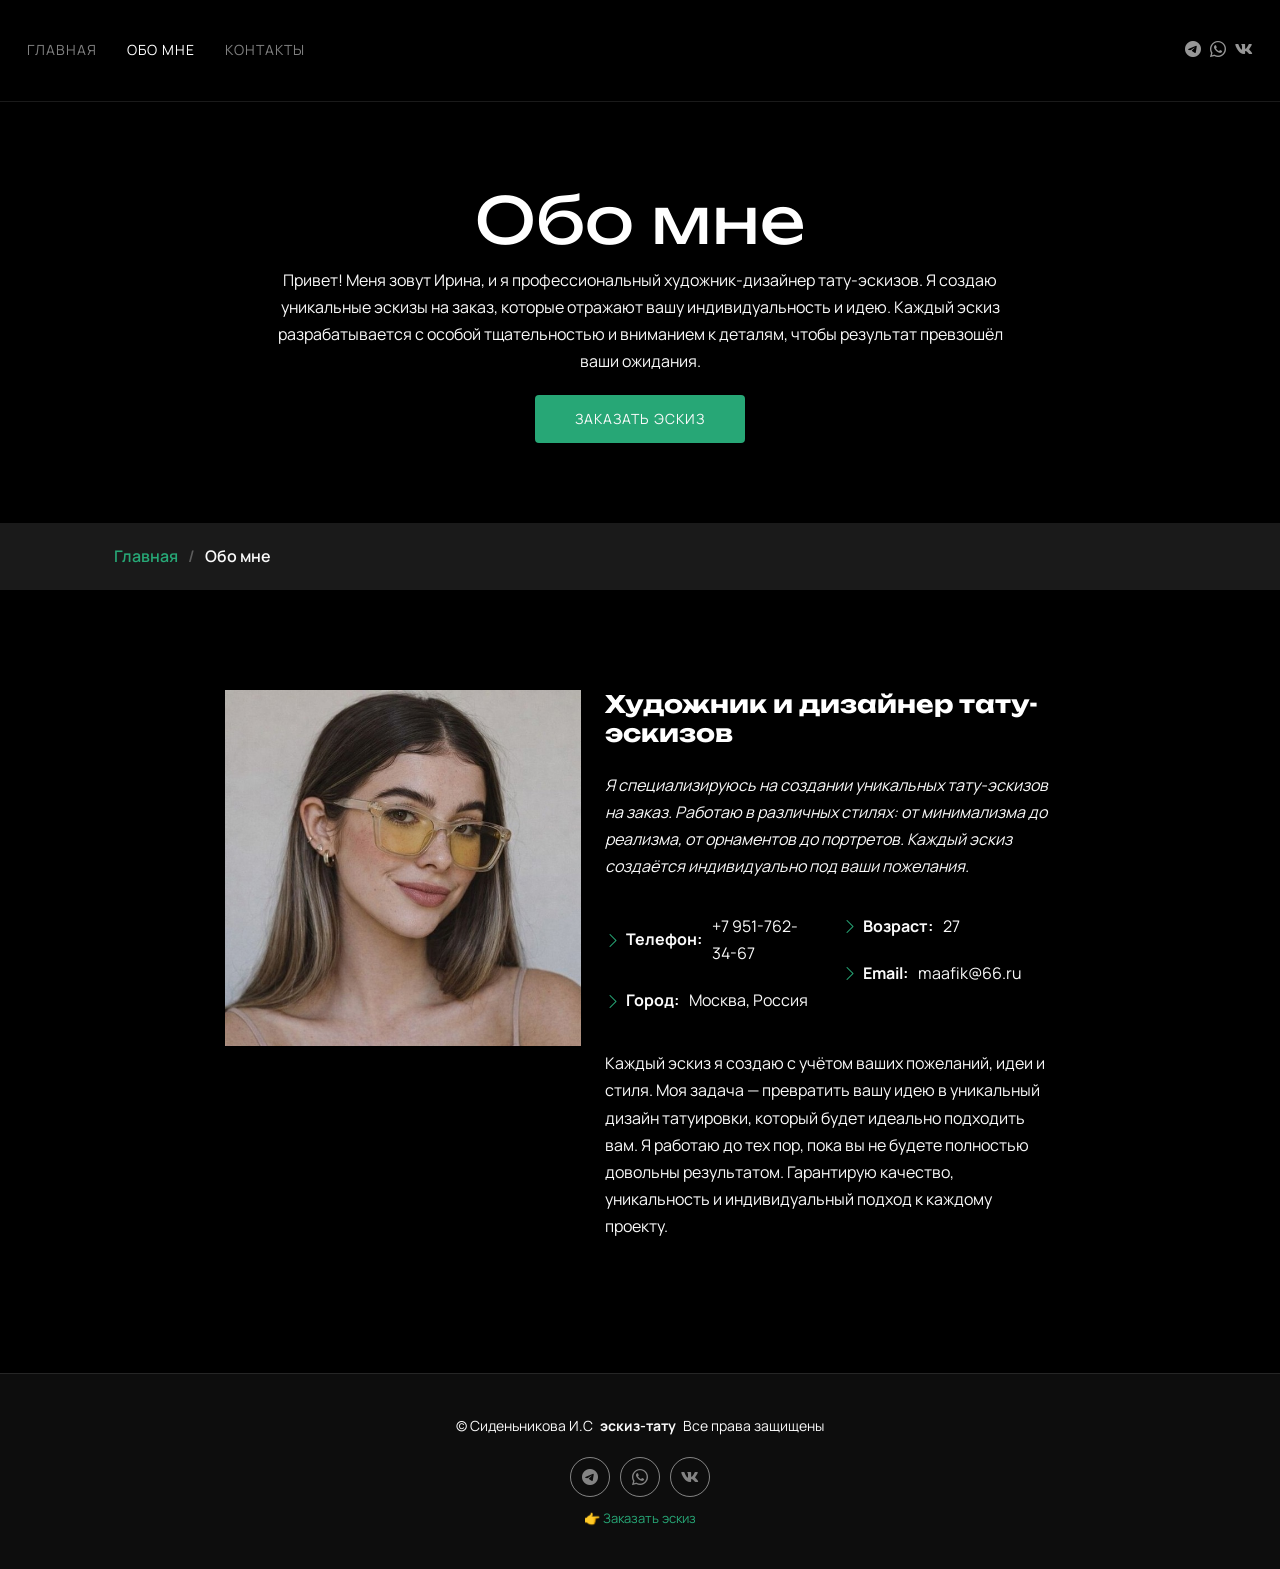
<file: about.html>
<!DOCTYPE html>
<html lang="ru">

<head>
  <meta charset="utf-8">
  <meta content="width=device-width, initial-scale=1.0" name="viewport">
  <title>эскиз-тату — Обо мне</title>
  <meta name="description" content="Обо мне - Ирина, художник и дизайнер тату-эскизов. Создаю уникальные дизайны на заказ с учётом ваших пожеланий.">
  <meta name="keywords" content="обо мне, художник тату, дизайнер эскизов, тату мастер, ирина, портфолио">

  <!-- DNS prefetch for external resources -->
  <link rel="dns-prefetch" href="//fonts.googleapis.com">
  <link rel="dns-prefetch" href="//fonts.gstatic.com">
  <link rel="dns-prefetch" href="//mc.yandex.ru">

  <!-- Favicons -->
  <link rel="icon" href="/favicon.ico" type="image/x-icon">
  <link href="assets/img/favicon.png" rel="icon">
  <link href="assets/img/apple-touch-icon.png" rel="apple-touch-icon">

  <!-- Fonts - optimized -->
  <link rel="preconnect" href="https://fonts.googleapis.com">
  <link rel="preconnect" href="https://fonts.gstatic.com" crossorigin>
  <link rel="preload" href="https://fonts.googleapis.com/css2?family=Manrope:wght@300;400;500;600;700;800&family=Unbounded:wght@400;500;600;700;800&display=swap" as="style" onload="this.onload=null;this.rel='stylesheet'">
  <noscript><link href="https://fonts.googleapis.com/css2?family=Manrope:wght@300;400;500;600;700;800&family=Unbounded:wght@400;500;600;700;800&display=swap" rel="stylesheet"></noscript>


  <!-- Vendor CSS Files -->
  <link href="assets/vendor/bootstrap/css/bootstrap.min.css" rel="stylesheet">
  <link href="assets/vendor/bootstrap-icons/bootstrap-icons.css" rel="stylesheet">
  <link href="assets/vendor/aos/aos.css" rel="stylesheet">
  <link href="assets/vendor/glightbox/css/glightbox.min.css" rel="stylesheet">
  <link href="assets/vendor/swiper/swiper-bundle.min.css" rel="stylesheet">

  <!-- Main CSS File -->
  <link href="assets/css/main.css?v=2.0" rel="stylesheet">

  <link rel="stylesheet" href="https://cdnjs.cloudflare.com/ajax/libs/font-awesome/5.15.2/css/all.min.css"/>


  <!-- =======================================================
  * Template Name: PhotoFolio
  * Template URL: https://bootstrapmade.com/photofolio-bootstrap-photography-website-template/
  * Author: BootstrapMade.com
  ======================================================== -->
</head>
<!-- Yandex.Metrika counter -->
<script type="text/javascript">
    (function(m,e,t,r,i,k,a){
        m[i]=m[i]||function(){(m[i].a=m[i].a||[]).push(arguments)};
        m[i].l=1*new Date();
        for (var j = 0; j < document.scripts.length; j++) {if (document.scripts[j].src === r) { return; }}
        k=e.createElement(t),a=e.getElementsByTagName(t)[0],k.async=1,k.src=r,a.parentNode.insertBefore(k,a)
    })(window, document,'script','https://mc.yandex.ru/metrika/tag.js?id=111115111', 'ym');

    ym(111115111, 'init', {ssr:true, webvisor:true, clickmap:true, ecommerce:"dataLayer", referrer: document.referrer, url: location.href, accurateTrackBounce:true, trackLinks:true});
</script>
<noscript><div><img src="https://mc.yandex.ru/watch/111115111" style="position:absolute; left:-9999px;" alt="" /></div></noscript>
<!-- /Yandex.Metrika counter -->


<body class="about-page">

  <header id="header" class="header d-flex align-items-center sticky-top">
    <div class="container-fluid position-relative d-flex align-items-center justify-content-between">

      
      <nav id="navmenu" class="navmenu">
        <ul>
          <li><a href="http://tattoosketchpro.ru/">Главная<br></a></li>
          <li><a href="http://tattoosketchpro.ru/about.html" class="active">Обо мне</a></li>
          <li><a href="http://tattoosketchpro.ru/contact.html">Контакты</a></li>
        </ul>
        <i class="mobile-nav-toggle d-xl-none bi bi-list"></i>
      </nav>

      <div class="header-social-links">
        <a href="#" class="whatsapp" onclick="openTelegramModal(); return false;"><i class="bi bi-facebook"></i></a>
        <a href="#" class="whatsapp" onclick="openWhatsAppModal(); return false;"><i class="bi bi-whatsapp"></i></a>
        <a href="https://vk.me/tattoo_sketchs1" class="instagram"><i class='fab fa-vk'></i></a>
      </div>

    </div>
  </header>
  <main class="main">

    <!-- Page Title -->
    <div class="page-title" data-aos="fade">
      <div class="heading">
        <div class="container">
          <div class="row d-flex justify-content-center text-center">
            <div class="col-lg-8">
              <h1>Обо мне</h1>
<p class="mb-0">Привет! Меня зовут Ирина, и я профессиональный художник-дизайнер тату-эскизов. 
  Я создаю уникальные эскизы на заказ, которые отражают вашу индивидуальность и идею. 
  Каждый эскиз разрабатывается с особой тщательностью и вниманием к деталям, чтобы результат превзошёл ваши ожидания.</p>

              <a href="http://tattoosketchpro.ru/contact.html" class="cta-btn">Заказать эскиз<br></a>
            </div>
          </div>
        </div>
      </div>
      <nav class="breadcrumbs">
        <div class="container">
          <ol>
            <li><a href="http://tattoosketchpro.ru/">Главная</a></li>
            <li class="current">Обо мне</li>
          </ol>
        </div>
      </nav>
    </div><!-- End Page Title -->

    <!-- About Section -->
    <section id="about" class="about section">

      <div class="container" data-aos="fade-up" data-aos-delay="100">

        <div class="row gy-4 justify-content-center">
          <div class="col-lg-4">
            <img src="assets/img/profile-img.png" class="img-fluid" alt="">
          </div>
          <div class="col-lg-5 content">
            <h2>Художник и дизайнер тату-эскизов</h2>
<p class="fst-italic py-3">
 Я специализируюсь на создании уникальных тату-эскизов на заказ. Работаю в различных стилях: от минимализма до реализма, от орнаментов до портретов. Каждый эскиз создаётся индивидуально под ваши пожелания.
</p>

     
            <div class="row">
              <div class="col-lg-6">
                <ul>
                  <li><i class="bi bi-chevron-right"></i> <strong>Телефон:</strong> <span>+7 951-762-34-67</span></li>
                  <li><i class="bi bi-chevron-right"></i> <strong>Город:</strong> <span>Москва, Россия</span></li>
                </ul>
              </div>
              <div class="col-lg-6">
                <ul>
                  <li><i class="bi bi-chevron-right"></i> <strong>Возраст:</strong> <span>27</span></li>
                  <li><i class="bi bi-chevron-right"></i> <strong>Email:</strong> <span>maafik@66.ru</span></li>
                </ul>
              </div>
            </div>
            
<p class="py-3">
   Каждый эскиз я создаю с учётом ваших пожеланий, идеи и стиля. 
  Моя задача — превратить вашу идею в уникальный дизайн татуировки, который будет идеально подходить вам. 
  Я работаю до тех пор, пока вы не будете полностью довольны результатом. 
  Гарантирую качество, уникальность и индивидуальный подход к каждому проекту.
</p>

          </div>
        </div>

      </div>

    </section><!-- /About Section -->

  </main>

  <footer id="footer" class="footer">

    <div class="container">
      <div class="copyright text-center ">
        <p>© <span>Cиденьникова И.С</span> <strong class="px-1 sitename">эскиз-тату</strong> <span> Все права защищены</span></p>
      </div>
      <div class="social-links d-flex justify-content-center">
        <a href="#" class="whatsapp" onclick="openTelegramModal(); return false;"><i class="bi bi-facebook"></i></a>
        <a href="#" class="whatsapp" onclick="openWhatsAppModal(); return false;"><i class="bi bi-whatsapp"></i></a>
                <a href="https://vk.me/tattoo_sketchs1"><i class='fab flex-shrink-0'>&#xf189;</i></a>
      </div>
      <div class="credits">
        <!-- All the links in the footer should remain intact. -->
        <!-- You can delete the links only if you've purchased the pro version. -->
        <!-- Licensing information: https://bootstrapmade.com/license/ -->
        <!-- Purchase the pro version with working PHP/AJAX contact form: [buy-url] -->
<a href="http://tattoosketchpro.ru/contact.html">👉 Заказать эскиз</a>
      </div>
    </div>

  </footer>

  <!-- WhatsApp Modal -->
  <div class="order-modal" id="whatsappModal" style="display: none;">
    <div class="order-modal__dialog">
      <button class="order-modal__close" type="button" aria-label="Закрыть" onclick="closeWhatsAppModal()">✕</button>
      <div class="order-modal__title">Написать в WhatsApp</div>
      <div class="order-modal__text">
        Для работы WhatsApp в России нужно включить VPN. Если у вас нет VPN, лучше воспользуйтесь ВКонтакте.
      </div>
      <div class="order-modal__actions">
        <a class="order-modal__btn order-modal__btn--wa" href="https://wa.me/79517623467?text=%D0%97%D0%B4%D1%80%D0%B0%D0%B2%D1%81%D1%82%D0%B2%D1%83%D0%B9%D1%82%D0%B5!%20%D0%A5%D0%BE%D1%87%D1%83%20%D0%B7%D0%B0%D0%BA%D0%B0%D0%B7%D0%B0%D1%82%D1%8C%20%D1%8D%D1%81%D0%BA%D0%B8%D0%B7." target="_blank" rel="noopener">
          <span class="order-modal__btn-content">
            <span class="order-modal__btn-main">WhatsApp</span>
            <span class="order-modal__btn-sub">работает с VPN</span>
          </span>
        </a>
<a class="order-modal__btn order-modal__btn--vk" href="https://vk.me/tattoo_sketchs1" target="_blank" rel="noopener">ВКонтакте</a>
      </div>
    </div>
  </div>

  <!-- Telegram Modal -->
  <div class="order-modal" id="telegramModal" style="display: none;">
    <div class="order-modal__dialog">
      <button class="order-modal__close" type="button" aria-label="Закрыть" onclick="closeTelegramModal()">✕</button>
      <div class="order-modal__title">Написать в Telegram</div>
      <div class="order-modal__text">
        Для работы Telegram в России нужно включить VPN. Если у вас нет VPN, лучше воспользуйтесь ВКонтакте.
      </div>
      <div class="order-modal__actions">
        <a class="order-modal__btn order-modal__btn--tg" href="https://t.me/Irinasketchs?text=%D0%97%D0%B4%D1%80%D0%B0%D0%B2%D1%81%D1%82%D0%B2%D1%83%D0%B9%D1%82%D0%B5!%20%D0%A5%D0%BE%D1%87%D1%83%20%D0%B7%D0%B0%D0%BA%D0%B0%D0%B7%D0%B0%D1%82%D1%8C%20%D1%8D%D1%81%D0%BA%D0%B8%D0%B7." target="_blank" rel="noopener">
          <span class="order-modal__btn-content">
            <span class="order-modal__btn-main">Telegram</span>
            <span class="order-modal__btn-sub">работает с VPN</span>
          </span>
                  <a class="order-modal__btn order-modal__btn--vk" href="https://vk.me/tattoo_sketchs1" target="_blank" rel="noopener">ВКонтакте</a>
        </a>
      </div>
    </div>
  </div>

  <!-- WhatsApp Modal -->
  <div class="order-modal" id="whatsappModal" style="display: none;">
    <div class="order-modal__dialog">
      <button class="order-modal__close" type="button" aria-label="Закрыть" onclick="closeWhatsAppModal()">✕</button>
      <div class="order-modal__title">Написать в WhatsApp</div>
      <div class="order-modal__text">
        Для работы WhatsApp в России нужно включить VPN. Если у вас нет VPN, лучше воспользуйтесь ВКонтакте.
      </div>
      <div class="order-modal__actions">
        <a class="order-modal__btn order-modal__btn--wa" href="https://wa.me/79517623467?text=%D0%97%D0%B4%D1%80%D0%B0%D0%B2%D1%81%D1%82%D0%B2%D1%83%D0%B9%D1%82%D0%B5!%20%D0%A5%D0%BE%D1%87%D1%83%20%D0%B7%D0%B0%D0%BA%D0%B0%D0%B7%D0%B0%D1%82%D1%8C%20%D1%8D%D1%81%D0%BA%D0%B8%D0%B7." target="_blank" rel="noopener">
          <span class="order-modal__btn-content">
            <span class="order-modal__btn-main">WhatsApp</span>
            <span class="order-modal__btn-sub">работает с VPN</span>
          </span>
        </a>
        <a class="order-modal__btn order-modal__btn--vk" href="https://vk.me/tattoo_sketchs1" target="_blank" rel="noopener">ВКонтакте</a>
      </div>
    </div>
  </div>

   <!-- Tracking scripts - loaded after page load for better performance -->
  <script>
    // WhatsApp Modal functions
    function openWhatsAppModal() {
      document.getElementById('whatsappModal').style.display = 'flex';
      document.body.style.overflow = 'hidden';
    }
    
    function closeWhatsAppModal() {
      document.getElementById('whatsappModal').style.display = 'none';
      document.body.style.overflow = '';
    }

    // Telegram Modal functions
    function openTelegramModal() {
      document.getElementById('telegramModal').style.display = 'flex';
      document.body.style.overflow = 'hidden';
    }

    function closeTelegramModal() {
      document.getElementById('telegramModal').style.display = 'none';
      document.body.style.overflow = '';
    }
    
    // Close modal when clicking outside
    document.addEventListener('click', function(event) {
      const whatsappModal = document.getElementById('whatsappModal');
      const telegramModal = document.getElementById('telegramModal');
      if (event.target === whatsappModal) {
        closeWhatsAppModal();
      }
      if (event.target === telegramModal) {
        closeTelegramModal();
      }
    });

    window.addEventListener('load', function() {
      setTimeout(function() {
        // Загружаем изображение с задержкой 1 секунду
        const handmadeImage = document.getElementById("handmadeImage");
        if (handmadeImage) {
          handmadeImage.src = "assets/img/gallery/123123123.jpg";
        }
        
        // Top.Mail.Ru counter - DISABLED for performance
        /*
        var _tmr = window._tmr || (window._tmr = []);
        _tmr.push({id: "3636165", type: "pageView", start: (new Date()).getTime()});
        (function (d, w, id) {
          if (d.getElementById(id)) return;
          var ts = d.createElement("script"); ts.type = "text/javascript"; ts.async = true; ts.id = id;
          ts.src = "https://top-fwz1.mail.ru/js/code.js";
          var f = function () {var s = d.getElementsByTagName("script")[0]; s.parentNode.insertBefore(ts, s);};
          if (w.opera == "[object Opera]") { d.addEventListener("DOMContentLoaded", f, false); } else { f(); }
        })(document, window, "tmr-code");
        */

        // TikTok Pixel Code - DISABLED for performance
        /*
        !function (w, d, t) {
          w.TiktokAnalyticsObject=t;var ttq=w[t]=w[t]||[];ttq.methods=["page","track","identify","instances","debug","on","off","once","ready","alias","group","enableCookie","disableCookie","holdConsent","revokeConsent","grantConsent"],ttq.setAndDefer=function(t,e){t[e]=function(){t.push([e].concat(Array.prototype.slice.call(arguments,0)))}};for(var i=0;i<ttq.methods.length;i++)ttq.setAndDefer(ttq,ttq.methods[i]);ttq.instance=function(t){for(
          var e=ttq._i[t]||[],n=0;n<ttq.methods.length;n++)ttq.setAndDefer(e,ttq.methods[n]);return e},ttq.load=function(e,n){var r="https://analytics.tiktok.com/i18n/pixel/events.js",o=n&&n.partner;ttq._i=ttq._i||{},ttq._i[e]=[],ttq._i[e]._u=r,ttq._t=ttq._t||{},ttq._t[e]=+new Date,ttq._o=ttq._o||{},ttq._o[e]=n||{};n=document.createElement("script")
          ;n.type="text/javascript",n.async=!0,n.src=r+"?sdkid="+e+"&lib="+t;e=document.getElementsByTagName("script")[0];e.parentNode.insertBefore(n,e)};
          
            ttq.load('D0GA8H3C77U9TS4J8B10');
            ttq.page();
          }(window, document, 'ttq');
        */
      }, 1000); // Минимальная задержка для будущих скриптов
    });
  </script>
  <!-- Top.Mail.Ru noscript - DISABLED for performance -->
  <!-- <noscript>
    <div><img src="https://top-fwz1.mail.ru/counter?id=3636165;js=na" style="position:absolute;left:-9999px;" alt="Top.Mail.Ru" /></div>
  </noscript> -->


  <!-- Scroll Top -->
  <a href="#" id="scroll-top" class="scroll-top d-flex align-items-center justify-content-center"><i class="bi bi-arrow-up-short"></i></a>

  <!-- Preloader -->
  <div id="preloader">
    <div class="line"></div>
  </div>

  <!-- Critical JS preload -->
  <link rel="preload" href="assets/vendor/bootstrap/js/bootstrap.bundle.min.js" as="script">
  <link rel="preload" href="assets/vendor/aos/aos.js" as="script">
  <link rel="preload" href="assets/js/main.js?v=2.0" as="script">

  <!-- Vendor JS Files -->
  <script src="assets/vendor/bootstrap/js/bootstrap.bundle.min.js" defer></script>
  <script src="assets/vendor/php-email-form/validate.js" defer></script>
  <script src="assets/vendor/aos/aos.js" defer></script>
  <script src="assets/vendor/glightbox/js/glightbox.min.js" defer></script>
  <script src="assets/vendor/swiper/swiper-bundle.min.js" defer></script>

  <!-- Main JS File -->
  <script src="assets/js/main.js?v=2.0" defer></script>

  <!-- WhatsApp Modal functions -->
  <script>
    function openWhatsAppModal() {
      document.getElementById('whatsappModal').style.display = 'flex';
      document.body.style.overflow = 'hidden';
    }
    
    function closeWhatsAppModal() {
      document.getElementById('whatsappModal').style.display = 'none';
      document.body.style.overflow = '';
    }
    
    // Close modal when clicking outside
    document.addEventListener('click', function(event) {
      const whatsappModal = document.getElementById('whatsappModal');
      if (event.target === whatsappModal) {
        closeWhatsAppModal();
      }
    });
  </script>

</body>

</html>
</file>
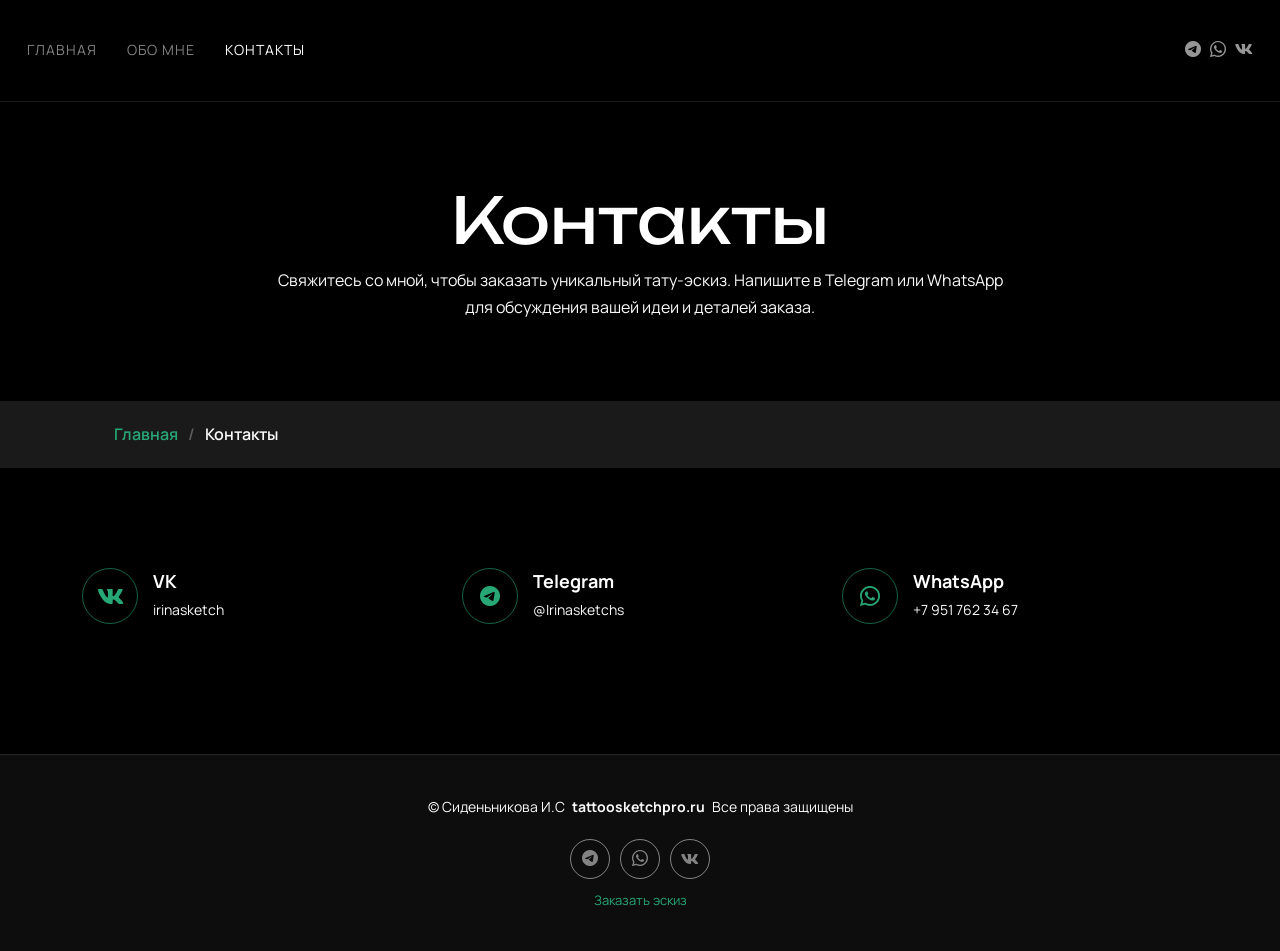
<file: contact.html>
<!DOCTYPE html>
<html lang="ru">

<head>
  <meta charset="utf-8">
  <meta content="width=device-width, initial-scale=1.0" name="viewport">
  <title>Контакты | Заказать эскиз тату | Ирина | tattoosketchpro.ru</title>
  <meta name="description" content="Контакты для заказа эскиза тату. Свяжитесь со мной через Telegram или WhatsApp. Быстрая консультация и обсуждение вашего уникального дизайна.">
  <meta name="keywords" content="контакты заказать эскиз тату, телефон художника тату, telegram тату дизайнер, whatsapp заказать тату, контакты ирина эскизы">

  <!-- Favicons -->
  <link href="assets/img/favicon.png" rel="icon">
  <link rel="icon" href="/favicon.ico" type="image/x-icon">
  <link href="assets/img/apple-touch-icon.png" rel="apple-touch-icon">

  <!-- Fonts -->
  <link href="https://fonts.googleapis.com" rel="preconnect">
  <link href="https://fonts.gstatic.com" rel="preconnect" crossorigin>
  <link href="https://fonts.googleapis.com/css2?family=Manrope:wght@300;400;500;600;700;800&family=Unbounded:wght@400;500;600;700;800&display=swap" rel="stylesheet" media="print" onload="this.media='all'">
  <noscript><link href="https://fonts.googleapis.com/css2?family=Manrope:wght@300;400;500;600;700;800&family=Unbounded:wght@400;500;600;700;800&display=swap" rel="stylesheet"></noscript>

  <!-- Vendor CSS Files -->
  <link href="assets/vendor/bootstrap/css/bootstrap.min.css" rel="stylesheet">
  <link href="assets/vendor/bootstrap-icons/bootstrap-icons.css" rel="stylesheet">
  <link href="assets/vendor/aos/aos.css" rel="stylesheet">
  <link href="assets/vendor/glightbox/css/glightbox.min.css" rel="stylesheet">
  <link href="assets/vendor/swiper/swiper-bundle.min.css" rel="stylesheet">

  <!-- Main CSS File -->
  <link href="assets/css/main.css?v=2.0" rel="stylesheet">


<link rel="stylesheet" href="https://cdnjs.cloudflare.com/ajax/libs/font-awesome/5.15.2/css/all.min.css"/>

  <!-- =======================================================
  * Template Name: PhotoFolio
  * Template URL: https://bootstrapmade.com/photofolio-bootstrap-photography-website-template/
  * Updated: Aug 07 2024 with Bootstrap v5.3.3
  * Author: BootstrapMade.com
  * License: https://bootstrapmade.com/license/
  ======================================================== -->
</head>

<!-- Yandex.Metrika counter -->
<script type="text/javascript">
    (function(m,e,t,r,i,k,a){
        m[i]=m[i]||function(){(m[i].a=m[i].a||[]).push(arguments)};
        m[i].l=1*new Date();
        for (var j = 0; j < document.scripts.length; j++) {if (document.scripts[j].src === r) { return; }}
        k=e.createElement(t),a=e.getElementsByTagName(t)[0],k.async=1,k.src=r,a.parentNode.insertBefore(k,a)
    })(window, document,'script','https://mc.yandex.ru/metrika/tag.js?id=111115111', 'ym');

    ym(111115111, 'init', {ssr:true, webvisor:true, clickmap:true, ecommerce:"dataLayer", referrer: document.referrer, url: location.href, accurateTrackBounce:true, trackLinks:true});
</script>
<noscript><div><img src="https://mc.yandex.ru/watch/111115111" style="position:absolute; left:-9999px;" alt="" /></div></noscript>
<!-- /Yandex.Metrika counter -->


<body class="contact-page">

  <header id="header" class="header d-flex align-items-center sticky-top">
    <div class="container-fluid position-relative d-flex align-items-center justify-content-between">

      

      <nav id="navmenu" class="navmenu">
        <ul>
          <li><a href="index.html">Главная<br></a></li>
          <li><a href="about.html">Обо мне</a></li>
          <li><a href="contact.html" class="active">Контакты</a></li>
        </ul>
        <i class="mobile-nav-toggle d-xl-none bi bi-list"></i>
      </nav>

      <div class="header-social-links">
        <a href="#" class="whatsapp" onclick="openTelegramModal(); return false;"><i class="bi bi-facebook"></i></a>
        <a href="#" class="whatsapp" onclick="openWhatsAppModal(); return false;"><i class="bi bi-whatsapp"></i></a>
        <a href="https://vk.me/tattoo_sketchs1" class="instagram"><i class='fab fa-vk'></i></a>
      </div>

    </div>
  </header>

  <main class="main">

    <!-- Page Title -->
    <div class="page-title" data-aos="fade">
      <div class="heading">
        <div class="container">
          <div class="row d-flex justify-content-center text-center">
            <div class="col-lg-8">
              <h1>Контакты</h1>
              <p class="mb-0">Свяжитесь со мной, чтобы заказать уникальный тату-эскиз. Напишите в Telegram или WhatsApp для обсуждения вашей идеи и деталей заказа.</p>
            </div>
          </div>
        </div>
      </div>
      <nav class="breadcrumbs">
        <div class="container">
          <ol>
            <li><a href="index.html">Главная</a></li>
            <li class="current">Контакты</li>
          </ol>
        </div>
      </nav>
    </div><!-- End Page Title -->

    <!-- contact Section -->
    <section id="contact" class="contact section">

      <div class="container" data-aos="fade-up" data-aos-delay="100">

        <div class="info-wrap" data-aos="fade-up" data-aos-delay="200">
          <div class="row gy-5">


                        <div class="col-lg-4">
              <div class="info-item d-flex align-items-center">
                <a href="https://vk.me/tattoo_sketchs1" style="text-decoration: none; color: inherit;" class="d-flex align-items-center">
                  <i style='font-size:24px' class='fab flex-shrink-0'>&#xf189;</i>
                  <div>
                    <h3>VK</h3>
                    <p>irinasketch</p>
                  </div>
                </a>
              </div>
            </div><!-- End Info Item -->

                        <div class="col-lg-4">
              <div class="info-item d-flex align-items-center">
                <a href="https://t.me/Irinasketchs" target="_blank" style="text-decoration: none; color: inherit;" class="d-flex align-items-center">
                  <i class="bi bi-telephone flex-shrink-0"></i>
                  <div>
                    <h3>Telegram</h3>
                    <p>@Irinasketchs</p>
                  </div>
                </a>
              </div>
            </div><!-- End Info Item -->

            <div class="col-lg-4">
              <div class="info-item d-flex align-items-center">
                <a href="https://wa.me/79517623467" target="_blank" style="text-decoration: none; color: inherit;" class="d-flex align-items-center">
                  <i class="bi bi-geo-alt flex-shrink-0"></i>
                  <div>
                    <h3>WhatsApp</h3>
                    <p>+7 951 762 34 67</p>
                  </div>
                </a>
              </div>
            </div><!-- End Info Item -->
            
            
          </div>
        </div>

        
      </div>

    </section><!-- /contact Section -->

  </main>
  <!-- Telegram Modal -->
  <div class="order-modal" id="telegramModal" style="display: none;">
    <div class="order-modal__dialog">
      <button class="order-modal__close" type="button" aria-label="Закрыть" onclick="closeTelegramModal()">✕</button>
      <div class="order-modal__title">Написать в Telegram</div>
      <div class="order-modal__text">
        Для работы Telegram в России нужно включить VPN. Если у вас нет VPN, лучше воспользуйтесь ВКонтакте.
      </div>
      <div class="order-modal__actions">
        <a class="order-modal__btn order-modal__btn--tg" href="https://t.me/Irinasketchs?text=%D0%97%D0%B4%D1%80%D0%B0%D0%B2%D1%81%D1%82%D0%B2%D1%83%D0%B9%D1%82%D0%B5!%20%D0%A5%D0%BE%D1%87%D1%83%20%D0%B7%D0%B0%D0%BA%D0%B0%D0%B7%D0%B0%D1%82%D1%8C%20%D1%8D%D1%81%D0%BA%D0%B8%D0%B7." target="_blank" rel="noopener">
          <span class="order-modal__btn-content">
            <span class="order-modal__btn-main">Telegram</span>
            <span class="order-modal__btn-sub">работает с VPN</span>
          </span>
                  <a class="order-modal__btn order-modal__btn--vk" href="https://vk.me/tattoo_sketchs1" target="_blank" rel="noopener">ВКонтакте</a>
        </a>
      </div>
    </div>
  </div>

  <!-- WhatsApp Modal -->
  <div class="order-modal" id="whatsappModal" style="display: none;">
    <div class="order-modal__dialog">
      <button class="order-modal__close" type="button" aria-label="Закрыть" onclick="closeWhatsAppModal()">✕</button>
      <div class="order-modal__title">Написать в WhatsApp</div>
      <div class="order-modal__text">
        Для работы WhatsApp в России нужно включить VPN. Если у вас нет VPN, лучше воспользуйтесь ВКонтакте.
      </div>
      <div class="order-modal__actions">
        <a class="order-modal__btn order-modal__btn--wa" href="https://wa.me/79517623467?text=%D0%97%D0%B4%D1%80%D0%B0%D0%B2%D1%81%D1%82%D0%B2%D1%83%D0%B9%D1%82%D0%B5!%20%D0%A5%D0%BE%D1%87%D1%83%20%D0%B7%D0%B0%D0%BA%D0%B0%D0%B7%D0%B0%D1%82%D1%8C%20%D1%8D%D1%81%D0%BA%D0%B8%D0%B7." target="_blank" rel="noopener">
          <span class="order-modal__btn-content">
            <span class="order-modal__btn-main">WhatsApp</span>
            <span class="order-modal__btn-sub">работает с VPN</span>
          </span>
        </a>
        <a class="order-modal__btn order-modal__btn--vk" href="https://vk.me/tattoo_sketchs1" target="_blank" rel="noopener">ВКонтакте</a>
      </div>
    </div>
  </div>

   <!-- Tracking scripts - loaded after page load for better performance -->
  <script>
    // WhatsApp Modal functions
    function openWhatsAppModal() {
      document.getElementById('whatsappModal').style.display = 'flex';
      document.body.style.overflow = 'hidden';
    }
    
    function closeWhatsAppModal() {
      document.getElementById('whatsappModal').style.display = 'none';
      document.body.style.overflow = '';
    }

    // Telegram Modal functions
    function openTelegramModal() {
      document.getElementById('telegramModal').style.display = 'flex';
      document.body.style.overflow = 'hidden';
    }

    function closeTelegramModal() {
      document.getElementById('telegramModal').style.display = 'none';
      document.body.style.overflow = '';
    }
    
    // Close modal when clicking outside
    document.addEventListener('click', function(event) {
      const whatsappModal = document.getElementById('whatsappModal');
      const telegramModal = document.getElementById('telegramModal');
      if (event.target === whatsappModal) {
        closeWhatsAppModal();
      }
      if (event.target === telegramModal) {
        closeTelegramModal();
      }
    });

    window.addEventListener('load', function() {
      setTimeout(function() {
        // Загружаем изображение с задержкой 1 секунду
        const handmadeImage = document.getElementById("handmadeImage");
        if (handmadeImage) {
          handmadeImage.src = "assets/img/gallery/123123123.jpg";
        }
        
        // Top.Mail.Ru counter - DISABLED for performance
        /*
        var _tmr = window._tmr || (window._tmr = []);
        _tmr.push({id: "3636165", type: "pageView", start: (new Date()).getTime()});
        (function (d, w, id) {
          if (d.getElementById(id)) return;
          var ts = d.createElement("script"); ts.type = "text/javascript"; ts.async = true; ts.id = id;
          ts.src = "https://top-fwz1.mail.ru/js/code.js";
          var f = function () {var s = d.getElementsByTagName("script")[0]; s.parentNode.insertBefore(ts, s);};
          if (w.opera == "[object Opera]") { d.addEventListener("DOMContentLoaded", f, false); } else { f(); }
        })(document, window, "tmr-code");
        */

        // TikTok Pixel Code - DISABLED for performance
        /*
        !function (w, d, t) {
          w.TiktokAnalyticsObject=t;var ttq=w[t]=w[t]||[];ttq.methods=["page","track","identify","instances","debug","on","off","once","ready","alias","group","enableCookie","disableCookie","holdConsent","revokeConsent","grantConsent"],ttq.setAndDefer=function(t,e){t[e]=function(){t.push([e].concat(Array.prototype.slice.call(arguments,0)))}};for(var i=0;i<ttq.methods.length;i++)ttq.setAndDefer(ttq,ttq.methods[i]);ttq.instance=function(t){for(
          var e=ttq._i[t]||[],n=0;n<ttq.methods.length;n++)ttq.setAndDefer(e,ttq.methods[n]);return e},ttq.load=function(e,n){var r="https://analytics.tiktok.com/i18n/pixel/events.js",o=n&&n.partner;ttq._i=ttq._i||{},ttq._i[e]=[],ttq._i[e]._u=r,ttq._t=ttq._t||{},ttq._t[e]=+new Date,ttq._o=ttq._o||{},ttq._o[e]=n||{};n=document.createElement("script")
          ;n.type="text/javascript",n.async=!0,n.src=r+"?sdkid="+e+"&lib="+t;e=document.getElementsByTagName("script")[0];e.parentNode.insertBefore(n,e)};
          
            ttq.load('D0GA8H3C77U9TS4J8B10');
            ttq.page();
          }(window, document, 'ttq');
        */
      }, 1000); // Минимальная задержка для будущих скриптов
    });
  </script>
  <!-- Top.Mail.Ru noscript - DISABLED for performance -->
  <!-- <noscript>
    <div><img src="https://top-fwz1.mail.ru/counter?id=3636165;js=na" style="position:absolute;left:-9999px;" alt="Top.Mail.Ru" /></div>
  </noscript> -->
  <footer id="footer" class="footer">

    <div class="container">
      <div class="copyright text-center ">
        <p>© <span>Cиденьникова И.С</span> <strong class="px-1 sitename"><a href="https://tattoosketchpro.ru/" style="color: inherit; text-decoration: none;">tattoosketchpro.ru</a></strong> <span> Все права защищены</span></p>
      </div>
      <div class="social-links d-flex justify-content-center">
        <a href="#" class="whatsapp" onclick="openTelegramModal(); return false;"><i class="bi bi-facebook"></i></a>
        <a href="#" class="whatsapp" onclick="openWhatsAppModal(); return false;"><i class="bi bi-whatsapp"></i></a>
        <a href="https://vk.me/tattoo_sketchs1"><i class='fab flex-shrink-0'>&#xf189;</i></a>
      </div>
      <div class="credits">
        <!-- All the links in the footer should remain intact. -->
        <!-- You can delete the links only if you've purchased the pro version. -->
        <!-- Licensing information: https://bootstrapmade.com/license/ -->
        <!-- Purchase the pro version with working PHP/AJAX contact form: [buy-url] -->
        <a href="contact.html">Заказать эскиз</a>
      </div>
    </div>

  </footer>

  <!-- Scroll Top -->
  <a href="#" id="scroll-top" class="scroll-top d-flex align-items-center justify-content-center"><i class="bi bi-arrow-up-short"></i></a>

  <!-- Preloader -->
  <div id="preloader">
    <div class="line"></div>
  </div>

  <!-- Vendor JS Files -->
  <script src="assets/vendor/bootstrap/js/bootstrap.bundle.min.js" defer></script>
  <script src="assets/vendor/php-email-form/validate.js" defer></script>
  <script src="assets/vendor/aos/aos.js" defer></script>
  <script src="assets/vendor/glightbox/js/glightbox.min.js" defer></script>
  <script src="assets/vendor/swiper/swiper-bundle.min.js" defer></script>

  <!-- Main JS File -->
  <script src="assets/js/main.js?v=2.0" defer></script>

</body>

</html>
</file>
<file: assets/css/main.css>
/**
* Template Name: PhotoFolio
* Template URL: https://bootstrapmade.com/photofolio-bootstrap-photography-website-template/
* Updated: Aug 07 2024 with Bootstrap v5.3.3
* Author: BootstrapMade.com
* License: https://bootstrapmade.com/license/
*/

/*--------------------------------------------------------------
# Font & Color Variables
# Help: https://bootstrapmade.com/color-system/
--------------------------------------------------------------*/
/* Fonts */
:root {
  --default-font: "Manrope",  system-ui, -apple-system, "Segoe UI", Roboto, "Helvetica Neue", Arial, "Noto Sans", "Liberation Sans", sans-serif, "Apple Color Emoji", "Segoe UI Emoji", "Segoe UI Symbol", "Noto Color Emoji";
  --heading-font: "Unbounded",  sans-serif;
  --nav-font: "Manrope",  sans-serif;
}

/* Global Colors - The following color variables are used throughout the website. Updating them here will change the color scheme of the entire website */
:root { 
  --background-color: #000000; /* Background color for the entire website, including individual sections */
  --default-color: #fafafa; /* Default color used for the majority of the text content across the entire website */
  --heading-color: #ffffff; /* Color for headings, subheadings and title throughout the website */
  --accent-color: #27a776; /* Accent color that represents your brand on the website. It's used for buttons, links, and other elements that need to stand out */
  --surface-color: #1a1a1a; /* The surface color is used as a background of boxed elements within sections, such as cards, icon boxes, or other elements that require a visual separation from the global background. */
  --contrast-color: #ffffff; /* Contrast color for text, ensuring readability against backgrounds of accent, heading, or default colors. */
}

/* Nav Menu Colors - The following color variables are used specifically for the navigation menu. They are separate from the global colors to allow for more customization options */
:root {
  --nav-color: rgba(255, 255, 255, 0.5);  /* The default color of the main navmenu links */
  --nav-hover-color: #ffffff; /* Applied to main navmenu links when they are hovered over or active */
  --nav-mobile-background-color: #1a1a1a; /* Used as the background color for mobile navigation menu */
  --nav-dropdown-background-color: #1a1a1a; /* Used as the background color for dropdown items that appear when hovering over primary navigation items */
  --nav-dropdown-color: rgba(255, 255, 255, 0.5); /* Used for navigation links of the dropdown items in the navigation menu. */
  --nav-dropdown-hover-color: #ffffff; /* Similar to --nav-hover-color, this color is applied to dropdown navigation links when they are hovered over. */
}

/* Color Presets - These classes override global colors when applied to any section or element, providing reuse of the sam color scheme. */

.light-background {
  --background-color: #1a1a1a;
  --surface-color: #343434;
}

.dark-background {
  --background-color: #060606;
  --default-color: #ffffff;
  --heading-color: #ffffff;
  --surface-color: #252525;
  --contrast-color: #ffffff;
}

/* Smooth scroll */
:root {
  scroll-behavior: smooth;
}

/*--------------------------------------------------------------
# General Styling & Shared Classes
--------------------------------------------------------------*/
body {
  color: var(--default-color);
  background-color: var(--background-color);
  font-family: var(--default-font);
}

a {
  color: var(--accent-color);
  text-decoration: none;
  transition: 0.3s;
}

a:hover {
  color: color-mix(in srgb, var(--accent-color), transparent 25%);
  text-decoration: none;
}

h1,
h2,
h3,
h4,
h5,
h6 {
  color: var(--heading-color);
  font-family: var(--heading-font);
}

/* PHP Email Form Messages
------------------------------*/
.php-email-form .error-message {
  display: none;
  background: #df1529;
  color: #ffffff;
  text-align: left;
  padding: 15px;
  margin-bottom: 24px;
  font-weight: 600;
}

.php-email-form .sent-message {
  display: none;
  color: #ffffff;
  background: #059652;
  text-align: center;
  padding: 15px;
  margin-bottom: 24px;
  font-weight: 600;
}

.php-email-form .loading {
  display: none;
  background: var(--surface-color);
  text-align: center;
  padding: 15px;
  margin-bottom: 24px;
}

.php-email-form .loading:before {
  content: "";
  display: inline-block;
  border-radius: 50%;
  width: 24px;
  height: 24px;
  margin: 0 10px -6px 0;
  border: 3px solid var(--accent-color);
  border-top-color: var(--surface-color);
  animation: php-email-form-loading 1s linear infinite;
}

@keyframes php-email-form-loading {
  0% {
      transform: rotate(0deg);
  }

  100% {
      transform: rotate(360deg);
  }
}

body {
  font-family: var(--default-font);
  margin: 0;
  padding: 0;
  background: #000;
  color: #fff;
  line-height: 1.7;
}

.overlay {
  position: fixed;
  top: 0;
  left: 0;
  width: 100%;
  height: 100%;
  background: rgba(0, 0, 0, 0.9);
}

.order-modal {
  position: fixed;
  inset: 0;
  display: none;
  align-items: center;
  justify-content: center;
  background: rgba(0, 0, 0, 0.78);
  backdrop-filter: blur(4px);
  padding: 0;
  z-index: 10500;
  overflow: hidden;
  overscroll-behavior: contain;
  padding-top: env(safe-area-inset-top, 0px);
  padding-bottom: env(safe-area-inset-bottom, 0px);
}

.order-modal.open {
  display: flex;
}

.order-modal__dialog {
  position: relative;
  background: radial-gradient(circle at 15% 15%, rgba(255, 108, 61, 0.12), transparent 40%),
              radial-gradient(circle at 80% 0%, rgba(255, 60, 125, 0.14), transparent 45%),
              #0b0b0f;
  border: 1px solid rgba(255, 255, 255, 0.06);
  box-shadow: 0 20px 60px rgba(0, 0, 0, 0.55);
  border-radius: 18px;
  max-width: 840px;
  width: 100%;
  padding: 32px 28px 26px;
  color: #f8f8f8;
  box-sizing: border-box;
  max-height: 100vh; /* fallback */
  max-height: 100svh;
  max-height: 100dvh;
  overflow-x: hidden;
  overflow-y: auto;
  overscroll-behavior: contain;
  -webkit-overflow-scrolling: touch;
}

.order-modal__dialog--sm {
  max-width: 460px;
}

.order-modal__close {
  position: absolute;
  top: 12px;
  right: 12px;
  width: 28px;
  height: 28px;
  border-radius: 50%;
  background: rgba(255, 255, 255, 0.08);
  border: 1px solid rgba(255, 255, 255, 0.08);
  color: #fff;
  font-size: 16px;
  display: grid;
  place-items: center;
  cursor: pointer;
  transition: 0.25s;
}

.order-modal__close:hover {
  background: rgba(255, 255, 255, 0.16);
}

.order-modal__title {
  text-align: center;
  font-size: clamp(24px, 2.8vw, 32px);
  margin: 6px 0 12px;
  font-weight: 800;
}

.order-modal__text {
  text-align: center;
  color: rgba(255, 255, 255, 0.82);
  line-height: 1.55;
  max-width: 700px;
  margin: 0 auto 24px;
  font-size: 16px;
}

.order-modal__actions {
  display: grid;
  grid-template-columns: 1fr;
  gap: 12px;
  margin-bottom: 18px;
}

.order-modal__btn {
  display: inline-flex;
  align-items: center;
  justify-content: center;
  padding: 12px 16px;
  border-radius: 12px;
  border: 1px solid rgba(255, 255, 255, 0.14);
  background: rgba(255, 255, 255, 0.04);
  cursor: pointer;
  transition: border-color 0.25s ease, background 0.25s ease, color 0.25s ease, transform 0.2s ease;
  width: 100%;
  color: #f4f4f4;
}

.order-modal__btn:hover {
  transform: translateY(-1px);
  border-color: rgba(255, 60, 61, 0.45);
  background: rgba(255, 60, 61, 0.06);
  color: #ff3c3d;
}

.order-modal__btn:focus-visible {
  outline: 2px solid #ff3c3d;
  outline-offset: 3px;
}

.order-modal__btn-content {
  display: flex;
  flex-direction: row;
  align-items: center;
  justify-content: center;
  gap: 10px;
  width: 100%;
}

.order-modal__btn-text {
  display: flex;
  flex-direction: column;
  align-items: flex-start;
  text-align: left;
}

.order-modal__btn-main {
  font-size: 15px;
  font-weight: 800;
  text-transform: uppercase;
  letter-spacing: 0.3px;
  line-height: 1.2;
}

.order-modal__btn-sub {
  font-size: 10.5px;
  opacity: 0.8;
  line-height: 1.2;
  text-transform: none;
  letter-spacing: normal;
}

.order-modal__btn-phone {
  font-size: 10px;
  opacity: 0.7;
  line-height: 1.2;
}

.order-modal__btn-icon {
  font-size: 20px;
  line-height: 1;
  display: inline-flex;
  flex-shrink: 0;
  color: inherit;
}

/* MAX icon: use the official background-image technique from maxicons.ru,
   inverted to white for the dark button (same trick already used elsewhere
   on the site), then swapped to a red-tinted filter on hover to match the
   other icons/text turning red. */
.order-modal__btn-icon--max {
  width: 20px;
  height: 20px;
  background: url('https://maxicons.ru/icons/Max_logo_black.svg') center / contain no-repeat;
  filter: brightness(0) invert(1);
  transition: filter 0.25s ease;
}

.order-modal__btn:hover .order-modal__btn-icon--max {
  filter: brightness(0) saturate(100%) invert(27%) sepia(94%) saturate(7482%) hue-rotate(357deg) brightness(101%) contrast(101%);
}

/* Order modal: button leading to the "examples" popup */
.order-examples-trigger {
  display: inline-flex;
  align-items: center;
  justify-content: center;
  gap: 8px;
  width: 100%;
  padding: 13px 18px;
  border-radius: 12px;
  border: 1px solid rgba(255, 255, 255, 0.14);
  background: rgba(255, 255, 255, 0.04);
  color: rgba(255, 255, 255, 0.85);
  font-size: 14px;
  font-weight: 700;
  cursor: pointer;
  transition: 0.25s ease;
}

.order-examples-trigger:hover {
  background: rgba(255, 255, 255, 0.09);
  border-color: rgba(255, 255, 255, 0.24);
  color: #fff;
}

/* Order modal: scope/info popup shown before the messenger choice */
.order-scope-note {
  text-align: left;
  color: rgba(255, 255, 255, 0.85);
  font-size: 14.5px;
  line-height: 1.55;
}

.order-scope-note strong {
  color: #ff8a5c;
}

.order-scope-note + .order-scope-note {
  margin-top: 10px;
}

.order-carousel {
  margin-top: 12px;
}

.order-carousel__label {
  font-weight: 700;
  letter-spacing: 0.6px;
  text-transform: uppercase;
  font-size: 13px;
  color: rgba(255, 255, 255, 0.65);
  margin-bottom: 8px;
  display: inline-block;
}

.order-carousel__viewport {
  position: relative;
}

.order-carousel__track {
  display: grid;
  grid-auto-flow: column;
  grid-auto-columns: 82%;
  gap: 14px;
  overflow-x: auto;
  scroll-snap-type: x mandatory;
  scroll-behavior: smooth;
  padding: 6px 4px 10px;
  -webkit-overflow-scrolling: touch;
}

.order-carousel__track::-webkit-scrollbar {
  height: 6px;
}

.order-carousel__track::-webkit-scrollbar-thumb {
  background: rgba(255, 255, 255, 0.22);
  border-radius: 8px;
}

.order-carousel__item {
  scroll-snap-align: center;
  border-radius: 12px;
  overflow: hidden;
  border: 1px solid rgba(255, 255, 255, 0.06);
  background: #111;
}

.order-carousel__item img {
  width: 100%;
  height: 100%;
  display: block;
  object-fit: cover;
  user-select: none;
  pointer-events: none;
  -webkit-user-drag: none;
}

.order-carousel__nav {
  position: absolute;
  inset: 0;
  pointer-events: none;
}

.order-carousel__arrow {
  position: absolute;
  top: 50%;
  transform: translateY(-50%);
  width: 44px;
  height: 44px;
  border-radius: 50%;
  border: 1px solid rgba(255, 255, 255, 0.15);
  background: rgba(0, 0, 0, 0.5);
  color: #fff;
  display: grid;
  place-items: center;
  cursor: pointer;
  pointer-events: all;
  transition: 0.25s ease;
}

.order-carousel__arrow:hover {
  background: rgba(0, 0, 0, 0.7);
  border-color: rgba(255, 255, 255, 0.25);
}

.order-carousel__arrow--prev {
  left: -6px;
}

.order-carousel__arrow--next {
  right: -6px;
}

.order-modal small {
  display: block;
  text-align: center;
  color: rgba(255, 255, 255, 0.55);
  margin-top: 12px;
}

.order-modal__vpn-notice {
  text-align: right;
  margin-top: 8px;
  padding-right: 8px;
}

.order-modal__vpn-text {
  color: #ff0000;
  font-size: 12px;
  opacity: 0.8;
}

/* CTA button reused across order popups (e.g. the "continue" button in the info popup) */
.order-form__submit {
  display: inline-flex;
  align-items: center;
  justify-content: center;
  padding: 14px 18px;
  border-radius: 12px;
  border: none;
  font-size: 15px;
  font-weight: 800;
  text-transform: uppercase;
  letter-spacing: 0.4px;
  cursor: pointer;
  color: #0b0b0f;
  background: linear-gradient(135deg, #ff6b3d, #ff3c7d);
  box-shadow: 0 10px 28px rgba(255, 90, 70, 0.35);
  transition: transform 0.2s ease, box-shadow 0.25s ease, filter 0.25s ease;
}

.order-form__submit:hover {
  transform: translateY(-1px);
  filter: brightness(1.05);
}

/* Order modal: final "thanks" step (after form submit) */
.order-thanks {
  text-align: center;
  padding: 6px 0 10px;
}

.order-thanks__icon {
  width: 52px;
  height: 52px;
  margin: 0 auto 14px;
  border-radius: 50%;
  display: grid;
  place-items: center;
  font-size: 24px;
  font-weight: 800;
  color: #0b0b0f;
  background: linear-gradient(135deg, #ff6b3d, #ff3c7d);
  box-shadow: 0 10px 28px rgba(255, 90, 70, 0.35);
}

.order-thanks__title {
  font-size: 22px;
  font-weight: 800;
  margin-bottom: 8px;
}

.order-thanks__text {
  color: rgba(255, 255, 255, 0.75);
  font-size: 15px;
  line-height: 1.5;
  max-width: 420px;
  margin: 0 auto 20px;
}

.order-thanks__laststep {
  display: inline-flex;
  flex-direction: column;
  align-items: center;
  gap: 8px;
  padding: 14px 22px;
  border-radius: 14px;
  background: rgba(255, 108, 61, 0.1);
  border: 1px solid rgba(255, 108, 61, 0.4);
  box-shadow: 0 0 0 4px rgba(255, 108, 61, 0.06);
  margin-bottom: 20px;
}

.order-thanks__badge {
  display: inline-block;
  padding: 4px 12px;
  border-radius: 999px;
  background: linear-gradient(135deg, #ff6b3d, #ff3c7d);
  color: #0b0b0f;
  font-size: 11px;
  font-weight: 800;
  text-transform: uppercase;
  letter-spacing: 0.6px;
}

.order-thanks__instruction {
  font-size: 16px;
  font-weight: 700;
  color: #fff;
}

.order-thanks__instruction strong {
  color: #ff8a5c;
  font-size: 18px;
}

.order-thanks__icons {
  display: flex;
  justify-content: center;
  gap: 14px;
}

.order-thanks__icon-btn {
  width: 44px;
  height: 44px;
  border-radius: 50%;
  display: grid;
  place-items: center;
  font-size: 18px;
  color: #fff;
  background: rgba(255, 255, 255, 0.06);
  border: 1px solid rgba(255, 255, 255, 0.12);
  transition: 0.25s ease;
}

.order-thanks__icon-btn:hover {
  transform: translateY(-2px);
  background: rgba(255, 255, 255, 0.12);
  color: #fff;
}

body.modal-open {
  overflow: hidden;
  overscroll-behavior: contain;
}

@media (min-width: 768px) {
  .order-modal__dialog {
    padding: 38px 38px 30px;
  }

  .order-modal__actions {
    grid-template-columns: repeat(2, minmax(0, 1fr));
  }

  .order-carousel__track {
    grid-auto-columns: 48%;
  }
}

@media (max-width: 767.98px) {
  .order-modal {
    align-items: flex-start;
  }

  .order-modal#orderInfoModal {
    align-items: center;
  }

  .order-modal__dialog {
    margin-top: 20px;
    max-height: calc(100vh - 40px);
    max-height: calc(100svh - 40px);
    max-height: calc(100dvh - 40px);
    height: auto;
  }

  .order-modal#orderInfoModal .order-modal__dialog {
    margin-top: 0;
  }

  .order-carousel__item {
    height: 230px;
  }
}

@media (min-width: 1200px) {
  .order-carousel__track {
    grid-auto-columns: 36%;
  }

  .order-carousel__arrow {
    display: grid;
  }
}

.form-container {
  background: #000000;
  padding: 20px;
  border-radius: 15px;
  box-shadow: 0 0 20px rgba(255, 255, 255, 0.5);
  width: 90%;
  max-width: 600px;
}

.form-container h2 {
  margin: 0 0 10px; /* Уменьшены отступы */
  text-align: center;
  font-size: 24px;
  font-weight: bold;
}

.form-container label {
  display: block;
  margin: 4px 0 2px; /* Уменьшены отступы */
  color: #ccc;
}

.form-container input, .form-container select, .form-container button {
  width: 100%;
  padding: 14px; /* Увеличены отступы внутри элементов для комфортного ввода */
  margin-bottom: 8px; /* Уменьшены отступы между полями */
  border-radius: 8px;
  border: none;
  outline: none;
  font-size: 16px;
  background: #222;
  color: #fff;
  box-shadow: inset 0 0 5px rgba(0, 0, 0, 0.5);
}

.form-container input:focus, .form-container select:focus {
  box-shadow: 0 0 10px rgba(255, 255, 255, 0.5);
}

.form-container button {
  background: #444;
  color: #fff;
  text-transform: uppercase;
  letter-spacing: 1px;
  cursor: pointer;
  transition: 0.5s;
}

.form-container button:hover {
  background: #555;
  box-shadow: 0 0 10px rgba(255, 255, 255, 0.5);
}

.btn-order {
  display: inline-block;
  background: linear-gradient(135deg, #ff6b3d, #ff3c7d);
  color: #0f0f0f;
  padding: 12px 22px;
  border-radius: 10px;
  text-decoration: none;
  font-weight: 700;
  letter-spacing: 0.3px;
  transition: 0.35s;
  box-shadow: 0 8px 28px rgba(255, 90, 70, 0.35), 0 0 0 1px rgba(255, 255, 255, 0.06);
}

.btn-order:hover {
  transform: translateY(-1px);
  box-shadow: 0 12px 36px rgba(255, 90, 70, 0.5), 0 0 0 1px rgba(255, 255, 255, 0.08);
  color: #0b0b0b;
}

.btn-get-started {
  display: inline-block;
  padding: 14px 50px;
  border-radius: 10px;
  background: linear-gradient(135deg, #ff6b3d, #ff3c7d);
  color: #0f0f0f;
  text-transform: uppercase;
  letter-spacing: 1px;
  border: none;
  font-size: 18px;
  font-weight: 800;
  text-align: center;
  cursor: pointer;
  transition: 0.35s;
  box-shadow: 0 10px 35px rgba(255, 90, 70, 0.35), 0 0 0 2px rgba(255, 255, 255, 0.06);
}

.btn-get-started:hover {
  transform: translateY(-1px);
  box-shadow: 0 14px 45px rgba(255, 90, 70, 0.5), 0 0 0 2px rgba(255, 255, 255, 0.08);
  color: #0b0b0b;
}

.green-button {
  background: linear-gradient(135deg, #004d00, #007300);
  color: #fff;
  font-weight: 400;
  font-size: 16px;
  padding: 14px 50px;
  border-radius: 6px;
  text-transform: uppercase;
  letter-spacing: 1px;
  cursor: pointer;
  display: block;
  margin: 20px auto 0;
  text-align: center;
  transition: 0.5s;
}

.green-button:hover {
  background: linear-gradient(135deg, #006600, #009900);
  box-shadow: 0 0 15px rgba(0, 255, 0, 0.5);
}

textarea {
  width: 100%;
  height: 120px; /* Увеличена высота */
  resize: none;
  border: 1px solid #ccc;
  border-radius: 4px;
  padding: 10px; /* Увеличены отступы внутри textarea */
  font-size: 14px;
  box-sizing: border-box;
}

textarea:focus {
  border-color: #7bbd42;
  outline: none;
}

@media screen and (max-width: 768px) {
  .form-container {
      padding: 15px;
  }

  .form-container label {
      margin: 4px 0 2px; /* Уменьшены отступы */
  }

  .form-container input,
  .form-container select,
  .form-container button {
      padding: 12px; /* Увеличены отступы внутри элементов */
      margin-bottom: 6px; /* Уменьшены отступы между элементами */
  }

  .form-container h2 {
      font-size: 20px;
  }

  textarea {
      font-size: 14px; /* Размер шрифта как до изменений */
      padding: 10px; /* Отступы внутри textarea увеличены */
  }
}

@media screen and (max-width: 480px) {
  .form-container {
      padding: 12px;
  }

  .form-container label {
      margin: 4px 0 2px; /* Уменьшены отступы */
  }

  .form-container input,
  .form-container select,
  .form-container button {
      padding: 10px; /* Увеличены отступы внутри */
      margin-bottom: 5px; /* Уменьшены отступы между элементами */
  }

  .form-container h2 {
      font-size: 18px;
  }

  textarea {
      font-size: 12px;
      padding: 8px; /* Отступы внутри textarea увеличены */
  }

  .work-step-card {
      padding: 22px 16px 18px;
  }

  .work-step-badge {
      left: 14px;
      width: 34px;
      height: 34px;
      font-size: 15px;
  }
}

.pain-block {
  background: radial-gradient(circle at 20% 20%, rgba(255, 108, 61, 0.12), transparent 35%),
              radial-gradient(circle at 80% 0%, rgba(255, 60, 125, 0.14), transparent 40%),
              var(--surface-color);
  border: 1px solid rgba(255, 255, 255, 0.04);
  border-radius: 18px;
  padding: 28px 26px;
  box-shadow: 0 16px 40px rgba(0, 0, 0, 0.35);
}

.pain-block h3 {
  font-size: 26px;
  margin-bottom: 14px;
}

.pain-block p {
  color: rgba(255, 255, 255, 0.8);
  margin-bottom: 10px;
  line-height: 1.55;
}

.pain-bullets {
  list-style: none;
  padding: 0;
  margin: 0;
  display: grid;
  gap: 10px;
}

.pain-bullets li {
  display: flex;
  gap: 10px;
  align-items: flex-start;
  background: rgba(255, 255, 255, 0.03);
  border-radius: 12px;
  padding: 10px 12px;
}

.pain-bullets .icon {
  color: #ff7a4f;
  font-size: 18px;
  line-height: 1.4;
}

.work-process {
  position: relative;
}

.work-step-card {
  position: relative;
  height: 100%;
  padding: 26px 20px 22px;
  border-radius: 18px;
  background: radial-gradient(circle at 20% 20%, rgba(255, 108, 61, 0.10), transparent 35%),
              radial-gradient(circle at 80% 0%, rgba(255, 60, 125, 0.12), transparent 40%),
              rgba(255, 255, 255, 0.03);
  border: 1px solid rgba(255, 255, 255, 0.06);
  box-shadow: 0 14px 34px rgba(0, 0, 0, 0.35);
  transition: 0.35s;
}

.work-step-card:hover {
  transform: translateY(-2px);
  box-shadow: 0 18px 42px rgba(0, 0, 0, 0.45);
}

.work-step-badge {
  position: absolute;
  top: -14px;
  left: 18px;
  width: 36px;
  height: 36px;
  border-radius: 999px;
  display: grid;
  place-items: center;
  font-weight: 900;
  font-size: 16px;
  letter-spacing: 0.2px;
  color: #0b0b0b;
  background: linear-gradient(135deg, #ff6b3d, #ff3c7d);
  box-shadow: 0 10px 30px rgba(255, 90, 70, 0.35), 0 0 0 2px rgba(255, 255, 255, 0.06);
}

.work-step-title {
  margin-top: 10px;
  font-size: 18px;
  font-weight: 700;
  color: var(--heading-color);
}

.work-step-text {
  margin-top: 8px;
  line-height: 1.55;
  color: rgba(255, 255, 255, 0.78);
}

/*--------------------------------------------------------------
# Global Header
--------------------------------------------------------------*/
.header {
  color: var(--default-color);
  background-color: var(--background-color);
  padding: 20px 0;
  transition: all 0.5s;
  z-index: 997;
  border-bottom: 1px solid var(--background-color);
}

.header .logo {
  line-height: 1;
}

.header .logo img {
  max-height: 36px;
  margin-right: 8px;
}

.header .logo h1 {
  font-size: 32px;
  margin: 0;
  font-weight: 400;
  color: var(--heading-color);
}

.header .logo i {
  font-size: 28px;
  margin-right: 6px;
}

.header .header-social-links {
  padding-right: 15px;
}

.header .header-social-links a {
  color: color-mix(in srgb, var(--default-color), transparent 40%);
  padding-left: 6px;
  display: inline-block;
  transition: 0.3s;
  font-size: 16px;
}

.header .header-social-links a:hover {
  color: var(--accent-color);
}

.header .header-social-links a i {
  line-height: 0px;
}

.price-section.centered {
  text-align: center;
}

.price-table {
  margin: 0 auto;
  border-collapse: collapse;
  font-size: 16px;
}

.price-table td {
  padding: 6px 16px;
  vertical-align: top;
  text-align: left;
}

@media (max-width: 1200px) {
  .header .logo {
    order: 1;
  }

  .header .logo h1 {
    font-size: 26px;
  }

  .header .logo i {
    font-size: 20px;
  }

  .header .header-social-links {
    order: 2;
  }

  .header .header-social-links a {
    font-size: 16px;
  }

  .header .navmenu {
    order: 3;
  }
}

.scrolled .header {
  border-color: color-mix(in srgb, var(--background-color) 90%, white 20%);
}

/*--------------------------------------------------------------
# Navigation Menu
--------------------------------------------------------------*/
/* Navmenu - Desktop */
@media (min-width: 1200px) {
  .navmenu {
    padding: 0;
  }

  .navmenu ul {
    margin: 0;
    padding: 0;
    display: flex;
    list-style: none;
    align-items: center;
  }

  .navmenu li {
    position: relative;
  }

  .navmenu a,
  .navmenu a:focus {
    color: var(--nav-color);
    padding: 18px 15px;
    font-size: 14px;
    font-family: var(--nav-font);
    font-weight: 400;
    display: flex;
    align-items: center;
    justify-content: space-between;
    white-space: nowrap;
    transition: 0.3s;
    text-transform: uppercase;
    letter-spacing: 1px;
  }

  .navmenu a i,
  .navmenu a:focus i {
    font-size: 12px;
    line-height: 0;
    margin-left: 5px;
    transition: 0.3s;
  }

  .navmenu li:last-child a {
    padding-right: 0;
  }

  .navmenu li:hover>a,
  .navmenu .active,
  .navmenu .active:focus {
    color: var(--nav-hover-color);
  }

  .navmenu .dropdown ul {
    margin: 0;
    padding: 10px 0;
    background: var(--nav-dropdown-background-color);
    display: block;
    position: absolute;
    visibility: hidden;
    left: 14px;
    top: 130%;
    opacity: 0;
    transition: 0.3s;
    border-radius: 4px;
    z-index: 99;
  }

  .navmenu .dropdown ul li {
    min-width: 200px;
  }

  .navmenu .dropdown ul a {
    padding: 10px 20px;
    font-size: 15px;
    text-transform: none;
    color: var(--nav-dropdown-color);
  }

  .navmenu .dropdown ul a i {
    font-size: 12px;
  }

  .navmenu .dropdown ul a:hover,
  .navmenu .dropdown ul .active:hover,
  .navmenu .dropdown ul li:hover>a {
    color: var(--nav-dropdown-hover-color);
  }

  .navmenu .dropdown:hover>ul {
    opacity: 1;
    top: 100%;
    visibility: visible;
  }

  .navmenu .dropdown .dropdown ul {
    top: 0;
    left: -90%;
    visibility: hidden;
  }

  .navmenu .dropdown .dropdown:hover>ul {
    opacity: 1;
    top: 0;
    left: -100%;
    visibility: visible;
  }
}

/* Navmenu - Mobile */
@media (max-width: 1199px) {
  .mobile-nav-toggle {
    color: var(--nav-color);
    font-size: 28px;
    line-height: 0;
    margin-right: 10px;
    cursor: pointer;
    transition: color 0.3s;
  }

  .navmenu {
    padding: 0;
    z-index: 9997;
  }

  .navmenu ul {
    display: none;
    position: absolute;
    inset: 60px 20px 20px 20px;
    padding: 10px 0;
    margin: 0;
    border-radius: 6px;
    background-color: var(--nav-mobile-background-color);
    overflow-y: auto;
    transition: 0.3s;
    z-index: 9998;
    box-shadow: 0px 0px 30px rgba(0, 0, 0, 0.1);
  }

  .navmenu a,
  .navmenu a:focus {
    color: var(--nav-dropdown-color);
    padding: 10px 20px;
    font-family: var(--nav-font);
    font-size: 17px;
    font-weight: 500;
    display: flex;
    align-items: center;
    justify-content: space-between;
    white-space: nowrap;
    transition: 0.3s;
  }

  .navmenu a i,
  .navmenu a:focus i {
    font-size: 12px;
    line-height: 0;
    margin-left: 5px;
    width: 30px;
    height: 30px;
    display: flex;
    align-items: center;
    justify-content: center;
    border-radius: 50%;
    transition: 0.3s;
    background-color: color-mix(in srgb, var(--accent-color), transparent 90%);
  }

  .navmenu a i:hover,
  .navmenu a:focus i:hover {
    background-color: var(--accent-color);
    color: var(--contrast-color);
  }

  .navmenu a:hover,
  .navmenu .active,
  .navmenu .active:focus {
    color: var(--nav-dropdown-hover-color);
  }

  .navmenu .active i,
  .navmenu .active:focus i {
    background-color: var(--accent-color);
    color: var(--contrast-color);
    transform: rotate(180deg);
  }

  .navmenu .dropdown ul {
    position: static;
    display: none;
    z-index: 99;
    padding: 10px 0;
    margin: 10px 20px;
    background-color: var(--nav-dropdown-background-color);
    border: 1px solid color-mix(in srgb, var(--default-color), transparent 90%);
    box-shadow: none;
    transition: all 0.5s ease-in-out;
  }

  .navmenu .dropdown ul ul {
    background-color: rgba(33, 37, 41, 0.1);
  }

  .navmenu .dropdown>.dropdown-active {
    display: block;
    background-color: rgba(33, 37, 41, 0.03);
  }

  .mobile-nav-active {
    overflow: hidden;
  }

  .mobile-nav-active .mobile-nav-toggle {
    color: #fff;
    position: absolute;
    font-size: 32px;
    top: 15px;
    right: 15px;
    margin-right: 0;
    z-index: 9999;
  }

  .mobile-nav-active .navmenu {
    position: fixed;
    overflow: hidden;
    inset: 0;
    background: rgba(33, 37, 41, 0.8);
    transition: 0.3s;
  }

  .mobile-nav-active .navmenu>ul {
    display: block;
  }
}

/*--------------------------------------------------------------
# Global Footer
--------------------------------------------------------------*/
.footer {
  --background-color: color-mix(in srgb, var(--default-color), transparent 95%);
  border-top: 1px solid color-mix(in srgb, var(--default-color), transparent 90%);
  color: var(--default-color);
  background-color: var(--background-color);
  font-size: 14px;
  padding: 40px 0;
  position: relative;
}

.footer .copyright p {
  margin-bottom: 0;
}

.footer .social-links {
  margin-top: 20px;
}

.footer .social-links a {
  display: flex;
  align-items: center;
  justify-content: center;
  width: 40px;
  height: 40px;
  border-radius: 50%;
  border: 1px solid color-mix(in srgb, var(--default-color), transparent 50%);
  font-size: 16px;
  color: color-mix(in srgb, var(--default-color), transparent 50%);
  margin: 0 5px;
  transition: 0.3s;
}

.footer .social-links a:hover {
  color: var(--accent-color);
  border-color: var(--accent-color);
}

.footer .credits {
  margin-top: 10px;
  font-size: 13px;
  text-align: center;
}

/*--------------------------------------------------------------
# Preloader
--------------------------------------------------------------*/
#preloader {
  display: flex;
  position: fixed;
  inset: 0;
  width: 100%;
  height: 100vh;
  z-index: 99999;
}

#preloader:before,
#preloader:after {
  content: "";
  background-color: #000000;
  position: absolute;
  inset: 0;
  width: 50%;
  height: 100%;
  transition: all 0.3s ease 0s;
  z-index: -1;
}

#preloader:after {
  left: auto;
  right: 0;
}

#preloader .line {
  position: relative;
  overflow: hidden;
  margin: auto;
  width: 1px;
  height: 280px;
  transition: all 0.8s ease 0s;
}

#preloader .line:before {
  content: "";
  position: absolute;
  background-color: #ffffff;
  left: 0;
  top: 50%;
  width: 1px;
  height: 0%;
  transform: translateY(-50%);
  animation: lineincrease 1000ms ease-in-out 0s forwards;
}

#preloader .line:after {
  content: "";
  position: absolute;
  background-color: color-mix(in srgb, var(--default-color), transparent 95%);
  left: 0;
  top: 0;
  width: 1px;
  height: 100%;
  transform: translateY(-100%);
  animation: linemove 1200ms linear 0s infinite;
  animation-delay: 2000ms;
}

#preloader.loaded .line {
  opacity: 0;
  height: 100% !important;
}

#preloader.loaded .line:after {
  opacity: 0;
}

#preloader.loaded:before,
#preloader.loaded:after {
  animation: preloaderfinish 300ms ease-in-out 500ms forwards;
}

@keyframes lineincrease {
  0% {
    height: 0%;
  }

  100% {
    height: 100%;
  }
}

@keyframes linemove {
  0% {
    transform: translateY(200%);
  }

  100% {
    transform: translateY(-100%);
  }
}

@keyframes preloaderfinish {
  0% {
    width: 5 0%;
  }

  100% {
    width: 0%;
  }
}

/*--------------------------------------------------------------
# Scroll Top Button
--------------------------------------------------------------*/
.scroll-top {
  position: fixed;
  visibility: hidden;
  opacity: 0;
  right: 15px;
  bottom: -15px;
  z-index: 9000;
  background-color: var(--accent-color);
  width: 44px;
  height: 44px;
  border-radius: 50px;
  transition: all 0.4s;
}

.scroll-top i {
  font-size: 24px;
  color: var(--default-color);
  line-height: 0;
}

.scroll-top:hover {
  background-color: color-mix(in srgb, var(--accent-color), transparent 20%);
}

.scroll-top.active {
  visibility: visible;
  opacity: 1;
  bottom: 15px;
}

/*--------------------------------------------------------------
# Disable aos animation delay on mobile devices
--------------------------------------------------------------*/
@media screen and (max-width: 768px) {
  [data-aos-delay] {
    transition-delay: 0 !important;
  }
}

/*--------------------------------------------------------------
# Global Page Titles & Breadcrumbs
--------------------------------------------------------------*/
.page-title {
  color: var(--default-color);
  background-color: var(--background-color);
  position: relative;
}

.page-title .heading {
  padding: 80px 0;
  border-top: 1px solid color-mix(in srgb, var(--default-color), transparent 90%);
}

.page-title .heading h1 {
  font-size: 64px;
  font-weight: 400;
}

.page-title .heading .cta-btn {
  color: var(--default-color);
  background: var(--accent-color);
  font-weight: 400;
  font-size: 14px;
  display: inline-block;
  margin-top: 20px;
  padding: 12px 40px;
  border-radius: 4px;
  transition: 0.5s;
  text-transform: uppercase;
  letter-spacing: 1px;
}

.page-title .heading .cta-btn:hover {
  background-color: color-mix(in srgb, var(--accent-color) 90%, white 10%);
}

.page-title nav {
  background-color: color-mix(in srgb, var(--default-color), transparent 90%);
  padding: 20px 0;
}

.page-title nav ol {
  display: flex;
  flex-wrap: wrap;
  list-style: none;
  margin: 0;
  font-size: 16px;
  font-weight: 600;
}

.page-title nav ol li+li {
  padding-left: 10px;
}

.page-title nav ol li+li::before {
  content: "/";
  display: inline-block;
  padding-right: 10px;
  color: color-mix(in srgb, var(--default-color), transparent 70%);
}

/*--------------------------------------------------------------
# Global Sections
--------------------------------------------------------------*/
section,
.section {
  color: var(--default-color);
  background-color: var(--background-color);
  padding: 100px 0;
  scroll-margin-top: 100px;
  overflow: clip;
}

@media (max-width: 1199px) {

  section,
  .section {
    scroll-margin-top: 66px;
  }
}

/*--------------------------------------------------------------
# Global Section Titles
--------------------------------------------------------------*/
.section-title {
  padding-bottom: 60px;
  position: relative;
}

.section-title h2 {
  font-size: 14px;
  font-weight: 400;
  padding: 0;
  line-height: 1px;
  margin: 0;
  letter-spacing: 1.5px;
  text-transform: uppercase;
  color: color-mix(in srgb, var(--default-color), transparent 50%);
  position: relative;
  font-family: var(--default-font);
}

.section-title h2::after {
  content: "";
  width: 120px;
  height: 1px;
  display: inline-block;
  background: var(--accent-color);
  margin: 4px 10px;
}

.section-title p {
  color: var(--heading-color);
  margin: 0;
  font-size: 36px;
  font-weight: 400;
  font-family: var(--heading-font);
}

/*--------------------------------------------------------------
# Hero Section
--------------------------------------------------------------*/
.hero {
  width: 100%;
  min-height: 30vh;
  position: relative;
  display: flex;
  align-items: center;
}

.hero h2 {
  margin: 0 0 10px 0;
  font-size: 38px;
  font-weight: 700;
}

.hero h2 .underlight {
  position: relative;
  z-index: 1;
  padding: 0 5px;
  display: inline-block;
}

.hero h2 .underlight:before {
  content: "";
  position: absolute;
  height: 50%;
  bottom: 0;
  left: 0;
  right: 0;
  background: var(--accent-color);
  z-index: -1;
}

.hero p {
  color: color-mix(in srgb, var(--default-color), transparent 30%);
  margin-bottom: 30px;
  font-size: 18px;
}

@media (max-width: 768px) {
  .hero h2 {
    font-size: 32px;
  }
}

.hero .btn-get-started {
  color: var(--contrast-color);
  background: var(--accent-color);
  font-weight: 400;
  font-size: 14px;
  display: inline-block;
  padding: 12px 40px;
  border-radius: 4px;
  transition: 0.5s;
  text-transform: uppercase;
  letter-spacing: 1px;
}

.hero .btn-get-started:hover {
  background-color: color-mix(in srgb, var(--accent-color) 90%, white 10%);
}

/*--------------------------------------------------------------
# Gallery Section
--------------------------------------------------------------*/
.gallery .gallery-item {
  position: relative;
  overflow: hidden;
  border-radius: 10px;
}

.gallery .gallery-item img {
  transition: 0.3s;
}

.gallery .gallery-links {
  position: absolute;
  inset: 0;
  opacity: 0;
  transition: all ease-in-out 0.3s;
  background: rgba(0, 0, 0, 0.6);
  z-index: 3;
}

.gallery .gallery-links .preview-link,
.gallery .gallery-links .details-link {
  font-size: 20px;
  color: rgba(255, 255, 255, 0.5);
  transition: 0.3s;
  line-height: 1.2;
  margin: 30px 8px 0 8px;
}

.gallery .gallery-links .preview-link:hover,
.gallery .gallery-links .details-link:hover {
  color: #ffffff;
}

.gallery .gallery-links .details-link {
  font-size: 30px;
  line-height: 0;
}

.gallery .gallery-item:hover .gallery-links {
  opacity: 1;
}

.gallery .gallery-item:hover .preview-link,
.gallery .gallery-item:hover .details-link {
  margin-top: 0;
}

.gallery .gallery-item:hover img {
  transform: scale(1.1);
}

.glightbox-clean .gslide-description {
  background: #272727;
}

.glightbox-clean .gslide-title {
  color: rgba(255, 255, 255, 0.8);
  margin: 0;
}

/*--------------------------------------------------------------
# About Section
--------------------------------------------------------------*/
.about .content h2 {
  font-weight: 700;
  font-size: 24px;
}

.about .content ul {
  list-style: none;
  padding: 0;
}

.about .content ul li {
  margin-bottom: 20px;
  display: flex;
  align-items: center;
}

.about .content ul strong {
  margin-right: 10px;
}

.about .content ul i {
  font-size: 16px;
  margin-right: 5px;
  color: var(--accent-color);
  line-height: 0;
}

/*--------------------------------------------------------------
# Testimonials Section
--------------------------------------------------------------*/
.testimonials .testimonial-item {
  background-color: var(--surface-color);
  box-shadow: 0px 0 20px rgba(0, 0, 0, 0.1);
  box-sizing: content-box;
  padding: 30px;
  margin: 40px 30px;
  min-height: 320px;
  display: flex;
  flex-direction: column;
  text-align: center;
  transition: 0.3s;
}

.testimonials .testimonial-item .stars {
  margin-bottom: 15px;
}

.testimonials .testimonial-item .stars i {
  color: #ffc107;
  margin: 0 1px;
}

.testimonials .testimonial-item .testimonial-img {
  width: 90px;
  border-radius: 50%;
  border: 4px solid var(--background-color);
  margin: 0 auto;
}

.testimonials .testimonial-item h3 {
  font-size: 18px;
  font-weight: bold;
  margin: 10px 0 5px 0;
}

.testimonials .testimonial-item h4 {
  font-size: 14px;
  color: color-mix(in srgb, var(--default-color), transparent 40%);
  margin: 0;
}

.testimonials .testimonial-item p {
  font-style: italic;
  margin: 0 auto 15px auto;
}

.testimonials .swiper-wrapper {
  height: auto;
}

.testimonials .swiper-pagination {
  margin-top: 20px;
  position: relative;
}

.testimonials .swiper-pagination .swiper-pagination-bullet {
  width: 12px;
  height: 12px;
  background-color: color-mix(in srgb, var(--default-color), transparent 85%);
  opacity: 1;
}

.testimonials .swiper-pagination .swiper-pagination-bullet-active {
  background-color: var(--accent-color);
}

.testimonials .swiper-slide {
  opacity: 0.3;
}

@media (max-width: 1199px) {
  .testimonials .swiper-slide-active {
    opacity: 1;
  }

  .testimonials .swiper-pagination {
    margin-top: 0;
  }

  .testimonials .testimonial-item {
    margin: 40px 20px;
  }
}

@media (min-width: 1200px) {
  .testimonials .swiper-slide-next {
    opacity: 1;
    transform: scale(1.12);
  }
}

/*--------------------------------------------------------------
# Gallery Details Section
--------------------------------------------------------------*/
.gallery-details .portfolio-details-slider img {
  width: 100%;
}

.gallery-details .swiper-wrapper {
  height: auto;
}

.gallery-details .swiper-button-prev,
.gallery-details .swiper-button-next {
  width: 48px;
  height: 48px;
}

.gallery-details .swiper-button-prev:after,
.gallery-details .swiper-button-next:after {
  color: rgba(255, 255, 255, 0.8);
  background-color: rgba(0, 0, 0, 0.15);
  font-size: 24px;
  border-radius: 50%;
  width: 48px;
  height: 48px;
  display: flex;
  align-items: center;
  justify-content: center;
  transition: 0.3s;
}

.gallery-details .swiper-button-prev:hover:after,
.gallery-details .swiper-button-next:hover:after {
  background-color: rgba(0, 0, 0, 0.3);
}

@media (max-width: 575px) {

  .gallery-details .swiper-button-prev,
  .gallery-details .swiper-button-next {
    display: none;
  }
}

.gallery-details .swiper-pagination {
  margin-top: 20px;
  position: relative;
}

.gallery-details .swiper-pagination .swiper-pagination-bullet {
  width: 10px;
  height: 10px;
  background-color: color-mix(in srgb, var(--default-color), transparent 85%);
  opacity: 1;
}

.gallery-details .swiper-pagination .swiper-pagination-bullet-active {
  background-color: var(--accent-color);
}

.gallery-details .portfolio-info h3 {
  font-size: 22px;
  font-weight: 700;
  margin-bottom: 20px;
  padding-bottom: 20px;
  position: relative;
}

.gallery-details .portfolio-info h3:after {
  content: "";
  position: absolute;
  display: block;
  width: 50px;
  height: 3px;
  background: var(--accent-color);
  left: 0;
  bottom: 0;
}

.gallery-details .portfolio-info ul {
  list-style: none;
  padding: 0;
  font-size: 15px;
}

.gallery-details .portfolio-info ul li {
  display: flex;
  flex-direction: column;
  padding-bottom: 15px;
}

.gallery-details .portfolio-info ul strong {
  text-transform: uppercase;
  font-weight: 400;
  color: color-mix(in srgb, var(--default-color), transparent 50%);
  font-size: 14px;
}

.gallery-details .portfolio-info .btn-visit {
  padding: 8px 40px;
  background: var(--accent-color);
  color: var(--contrast-color);
  border-radius: 50px;
  transition: 0.3s;
}

.gallery-details .portfolio-info .btn-visit:hover {
  background: color-mix(in srgb, var(--accent-color), transparent 20%);
}

.gallery-details .portfolio-description h2 {
  font-size: 26px;
  font-weight: 700;
  margin-bottom: 20px;
}

.gallery-details .portfolio-description p {
  padding: 0;
}

.gallery-details .portfolio-description .testimonial-item {
  padding: 30px 30px 0 30px;
  position: relative;
  background: color-mix(in srgb, var(--default-color), transparent 97%);
  margin-bottom: 50px;
}

.gallery-details .portfolio-description .testimonial-item .testimonial-img {
  width: 90px;
  border-radius: 50px;
  border: 6px solid var(--background-color);
  float: left;
  margin: 0 10px 0 0;
}

.gallery-details .portfolio-description .testimonial-item h3 {
  font-size: 18px;
  font-weight: bold;
  margin: 15px 0 5px 0;
  padding-top: 20px;
}

.gallery-details .portfolio-description .testimonial-item h4 {
  font-size: 14px;
  color: #6c757d;
  margin: 0;
}

.gallery-details .portfolio-description .testimonial-item .quote-icon-left,
.gallery-details .portfolio-description .testimonial-item .quote-icon-right {
  color: color-mix(in srgb, var(--accent-color), transparent 50%);
  font-size: 26px;
  line-height: 0;
}

.gallery-details .portfolio-description .testimonial-item .quote-icon-left {
  display: inline-block;
  left: -5px;
  position: relative;
}

.gallery-details .portfolio-description .testimonial-item .quote-icon-right {
  display: inline-block;
  right: -5px;
  position: relative;
  top: 10px;
  transform: scale(-1, -1);
}

.gallery-details .portfolio-description .testimonial-item p {
  font-style: italic;
  margin: 0 0 15px 0 0 0;
  padding: 0;
}

/*--------------------------------------------------------------
# Services Section
--------------------------------------------------------------*/
.services .service-item {
  background-color: var(--surface-color);
  padding: 50px 30px;
  transition: all 0.3s ease-in-out;
  height: 100%;
  position: relative;
  z-index: 1;
}

.services .service-item:before {
  content: "";
  position: absolute;
  background: var(--accent-color);
  inset: 100% 0 0 0;
  transition: all 0.3s;
  z-index: -1;
}

.services .service-item .icon {
  margin-bottom: 15px;
}

.services .service-item .icon i {
  color: var(--default-color);
  background-color: var(--accent-color);
  font-size: 24px;
  width: 56px;
  height: 56px;
  display: flex;
  align-items: center;
  justify-content: center;
  border-radius: 50%;
  transition: ease-in-out 0.3s;
}

.services .service-item h4 {
  font-weight: 700;
  margin-bottom: 15px;
  font-size: 20px;
  font-family: var(--default-font);
}

.services .service-item h4 a {
  color: var(--heading-color);
  transition: ease-in-out 0.3s;
}

.services .service-item p {
  line-height: 24px;
  font-size: 14px;
  margin-bottom: 0;
  transition: ease-in-out 0.3s;
}

.services .service-item:hover h4 a,
.services .service-item:hover p {
  color: var(--default-color);
}

.services .service-item:hover i {
  color: var(--accent-color);
  background-color: var(--default-color);
}

.services .service-item:hover:before {
  background: var(--accent-color);
  inset: 0;
  border-radius: 0px;
}

/*--------------------------------------------------------------
# Pricing Section
--------------------------------------------------------------*/
.pricing .pricing-item {
  border-bottom: 1px dashed color-mix(in srgb, var(--default-color), transparent 60%);
  width: 100%;
  height: 100%;
  padding: 0 0 15px 0;
}

.pricing .pricing-item h3 {
  margin: 0;
  font-size: 20px;
  font-weight: 600;
}

.pricing .pricing-item h4 {
  margin: 0;
  font-size: 18px;
  color: var(--accent-color);
}

/*--------------------------------------------------------------
# Contact Section
--------------------------------------------------------------*/
.contact .info-wrap {
  margin-bottom: 30px;
}

.contact .info-item i {
  font-size: 20px;
  color: var(--accent-color);
  width: 56px;
  height: 56px;
  display: flex;
  justify-content: center;
  align-items: center;
  transition: all 0.3s ease-in-out;
  border-radius: 50%;
  border: 1px solid color-mix(in srgb, var(--accent-color), transparent 40%);
  margin-right: 15px;
}

.contact .info-item h3 {
  font-size: 18px;
  font-weight: 700;
  margin: 0 0 5px 0;
  font-family: var(--default-font);
}

.contact .info-item p {
  padding: 0;
  margin-bottom: 0;
  font-size: 14px;
}

.contact .info-item:hover i {
  background: var(--accent-color);
  color: var(--contrast-color);
}

@media (max-width: 575px) {
  .contact .php-email-form {
    padding: 20px;
  }
}

.contact .php-email-form input[type=text],
.contact .php-email-form input[type=email],
.contact .php-email-form textarea {
  font-size: 14px;
  padding: 10px 15px;
  box-shadow: none;
  border-radius: 0;
  color: var(--default-color);
  background-color: var(--surface-color);
  border-color: color-mix(in srgb, var(--default-color), transparent 80%);
}

.contact .php-email-form input[type=text]:focus,
.contact .php-email-form input[type=email]:focus,
.contact .php-email-form textarea:focus {
  border-color: var(--accent-color);
}

.contact .php-email-form input[type=text]::placeholder,
.contact .php-email-form textarea::placeholder {
  color: color-mix(in srgb, var(--default-color), transparent 70%);
}

.contact .php-email-form input[type=email]::placeholder {
  color: color-mix(in srgb, var(--default-color), transparent 70%);
}

.contact .php-email-form button[type=submit] {
  color: var(--default-color);
  background: var(--accent-color);
  font-weight: 400;
  font-size: 14px;
  display: inline-block;
  margin-top: 20px;
  padding: 14px 40px;
  border: 0;
  border-radius: 4px;
  transition: 0.5s;
  text-transform: uppercase;
  letter-spacing: 1px;
}

.contact .php-email-form button[type=submit]:hover {
  background-color: color-mix(in srgb, var(--accent-color) 90%, white 10%);
  transition: 0.5s;
  text-transform: uppercase;
  letter-spacing: 1px;
}

.mfb-gallery {
  position: relative;
  overflow: hidden;
  padding: 64px 0;
}

@media (min-width: 768px) {
  .mfb-gallery {
    padding: 96px 0;
  }
}

.mfb-gallery__container {
  position: relative;
  z-index: 2;
}

.mfb-gallery__bg {
  position: absolute;
  inset: 0;
  overflow: hidden;
  z-index: 0;
  pointer-events: none;
}

.mfb-gallery__glow {
  position: absolute;
  border-radius: 999px;
  background: color-mix(in srgb, var(--accent-color), transparent 80%);
  filter: blur(120px);
  opacity: 0.7;
}

.mfb-gallery__glow--1 {
  top: 25%;
  left: 25%;
  width: 384px;
  height: 384px;
  opacity: 0.55;
}

.mfb-gallery__glow--2 {
  bottom: 25%;
  right: 25%;
  width: 320px;
  height: 320px;
  opacity: 0.45;
}

.mfb-gallery__glow--3 {
  top: 50%;
  left: 50%;
  transform: translate(-50%, -50%);
  width: 600px;
  height: 600px;
  opacity: 0.35;
  filter: blur(150px);
}

.mfb-gallery__corner {
  position: absolute;
  width: 80px;
  height: 80px;
  border-color: color-mix(in srgb, var(--accent-color), transparent 70%);
  border-style: solid;
  border-width: 0;
}

.mfb-gallery__corner--tl {
  top: 80px;
  left: 40px;
  border-left-width: 2px;
  border-top-width: 2px;
  border-top-left-radius: 8px;
}

.mfb-gallery__corner--tr {
  top: 80px;
  right: 40px;
  border-right-width: 2px;
  border-top-width: 2px;
  border-top-right-radius: 8px;
}

.mfb-gallery__corner--bl {
  bottom: 80px;
  left: 40px;
  border-left-width: 2px;
  border-bottom-width: 2px;
  border-bottom-left-radius: 8px;
}

.mfb-gallery__corner--br {
  bottom: 80px;
  right: 40px;
  border-right-width: 2px;
  border-bottom-width: 2px;
  border-bottom-right-radius: 8px;
}

.mfb-gallery__header {
  text-align: center;
  margin-bottom: 48px;
}

.mfb-gallery__title {
  font-family: var(--heading-font);
  font-size: 42px;
  font-weight: 700;
  letter-spacing: 0.02em;
  color: var(--default-color);
  margin: 0 0 10px 0;
}

@media (min-width: 768px) {
  .mfb-gallery__title {
    font-size: 54px;
  }
}

.mfb-gallery__subtitle {
  margin: 0;
  color: var(--accent-color);
  font-size: 13px;
  letter-spacing: 0.3em;
  text-transform: uppercase;
}

.mfb-grid {
  display: grid;
  grid-template-columns: repeat(2, 1fr);
  gap: 12px;
  margin: 0 auto;
  max-width: 1100px;
}

@media (min-width: 576px) {
  .mfb-grid {
    gap: 22px;
  }
}

@media (min-width: 992px) {
  .mfb-grid {
    grid-template-columns: repeat(3, 1fr);
    gap: 26px;
  }
}

.mfb-card {
  position: relative;
  margin: 0;
  border-radius: 16px;
  overflow: hidden;
  aspect-ratio: 4 / 5;
  background: #0d0d0d;
  border: 1px solid rgba(255, 255, 255, 0.06);
  box-shadow: 0 18px 40px -18px rgba(0, 0, 0, 0.9);
  transition: transform 0.35s ease, box-shadow 0.35s ease, border-color 0.35s ease;
}

.mfb-card:hover {
  transform: translateY(-6px);
  border-color: color-mix(in srgb, var(--accent-color), transparent 55%);
  box-shadow: 0 28px 55px -20px rgba(0, 0, 0, 0.95);
}

.mfb-card__img {
  width: 100%;
  height: 100%;
  object-fit: cover;
  display: block;
  transition: transform 0.6s ease;
  user-select: none;
}

.mfb-card:hover .mfb-card__img {
  transform: scale(1.06);
}

.mfb-card__caption {
  position: absolute;
  inset: 0;
  display: flex;
  flex-direction: column;
  justify-content: flex-end;
  padding: 22px 20px;
  background: linear-gradient(to top, rgba(0, 0, 0, 0.92) 0%, rgba(0, 0, 0, 0.45) 45%, rgba(0, 0, 0, 0) 75%);
}

.mfb-card__title {
  font-family: var(--heading-font);
  color: #fff;
  font-size: 18px;
  font-weight: 600;
  margin: 0;
  letter-spacing: 0.01em;
}

.mfb-card__desc {
  color: rgba(255, 255, 255, 0.82);
  font-size: 14px;
  line-height: 1.55;
  margin: 10px 0 0 0;
  max-height: 0;
  opacity: 0;
  overflow: hidden;
  transform: translateY(8px);
  transition: max-height 0.4s ease, opacity 0.35s ease, transform 0.35s ease, margin 0.4s ease;
}

.mfb-card:hover .mfb-card__desc,
.mfb-card:focus-within .mfb-card__desc {
  max-height: 220px;
  opacity: 1;
  transform: translateY(0);
}

@media (hover: none) {
  .mfb-card__desc {
    max-height: 220px;
    opacity: 1;
    transform: none;
  }
}

.mfb-gallery__main {
  display: flex;
  align-items: center;
  justify-content: center;
  gap: 1px;
}

@media (min-width: 768px) {
  .mfb-gallery__main {
    gap: 32px;
  }
}

@media (min-width: 992px) {
  .mfb-gallery__main {
    gap: 64px;
  }
}

.mfb-gallery__nav {
  position: relative;
  padding: 12px;
  background: transparent;
  border: 0;
  color: var(--accent-color);
}

@media (min-width: 768px) {
  .mfb-gallery__nav {
    padding: 16px;
  }
}

.mfb-gallery__nav-glow {
  position: absolute;
  inset: 0;
  border-radius: 12px;
  background: color-mix(in srgb, var(--accent-color), transparent 80%);
  filter: blur(18px);
  opacity: 0;
  transition: opacity 0.25s;
}

.mfb-gallery__nav:hover .mfb-gallery__nav-glow {
  opacity: 1;
}

.mfb-gallery__icon {
  width: 32px;
  height: 32px;
  position: relative;
  z-index: 1;
  transition: transform 0.25s;
}

@media (min-width: 768px) {
  .mfb-gallery__icon {
    width: 40px;
    height: 40px;
  }
}

.mfb-phone {
  position: relative;
}

.mfb-phone__glow {
  position: absolute;
  inset: -16px;
  border-radius: 48px;
  background: linear-gradient(
    to bottom,
    color-mix(in srgb, var(--accent-color), transparent 70%),
    color-mix(in srgb, var(--accent-color), transparent 90%),
    color-mix(in srgb, var(--accent-color), transparent 70%)
  );
  filter: blur(18px);
}

.mfb-phone__frame {
  position: relative;
  border-radius: 40px;
  padding: 8px;
  background: linear-gradient(to bottom, #27272a, #18181b);
  box-shadow: 0 25px 50px -12px rgba(0, 0, 0, 0.8);
}

.mfb-phone__bezel {
  position: relative;
  background: #000;
  border-radius: 32px;
  padding: 4px;
  overflow: hidden;
}

.mfb-phone__notch {
  position: absolute;
  top: 0;
  left: 50%;
  transform: translateX(-50%);
  width: 96px;
  height: 24px;
  background: #000;
  border-bottom-left-radius: 16px;
  border-bottom-right-radius: 16px;
  z-index: 3;
}

.mfb-phone__screen {
  position: relative;
  width: 280px;
  height: 500px;
  border-radius: 28px;
  overflow: hidden;
  touch-action: pan-y;
}

@media (min-width: 768px) {
  .mfb-phone__screen {
    width: 320px;
    height: 580px;
  }
}

.mfb-phone__img {
  width: 100%;
  height: 100%;
  object-fit: cover;
  transition: opacity 0.5s ease, transform 0.5s ease;
  user-select: none;
  -webkit-user-drag: none;
  -webkit-user-select: none;
  pointer-events: none;
}

.mfb-phone__img.is-fading {
  opacity: 0;
  transform: scale(1.02);
}

.mfb-phone__overlay {
  position: absolute;
  inset: 0;
  background: linear-gradient(to top, rgba(0, 0, 0, 0.6), transparent 60%);
  pointer-events: none;
}

.mfb-phone__title-wrap {
  position: absolute;
  left: 0;
  right: 0;
  bottom: 24px;
  text-align: center;
  padding: 0 14px;
  pointer-events: none;
}

.mfb-phone__title {
  margin: 0;
  color: #fff;
  font-family: var(--heading-font);
  font-size: 28px;
  font-weight: 600;
  text-shadow: 0 6px 18px rgba(0, 0, 0, 0.6);
}

@media (min-width: 768px) {
  .mfb-phone__title {
    font-size: 34px;
  }
}

.mfb-phone__btn {
  position: absolute;
  width: 4px;
  background: #3f3f46;
}

.mfb-phone__btn--r1 {
  right: -2px;
  top: 96px;
  height: 48px;
  border-top-left-radius: 2px;
  border-bottom-left-radius: 2px;
}

.mfb-phone__btn--r2 {
  right: -2px;
  top: 160px;
  height: 32px;
  border-top-left-radius: 2px;
  border-bottom-left-radius: 2px;
}

.mfb-phone__btn--l {
  left: -2px;
  top: 112px;
  height: 64px;
  border-top-right-radius: 2px;
  border-bottom-right-radius: 2px;
}

.mfb-gallery__dots {
  display: flex;
  justify-content: center;
  gap: 12px;
  margin-top: 32px;
}

.mfb-dot {
  width: 10px;
  height: 10px;
  border-radius: 999px;
  border: 0;
  background: color-mix(in srgb, var(--default-color), transparent 70%);
  transition: width 0.35s ease, background-color 0.35s ease, box-shadow 0.35s ease, transform 0.35s ease;
}

.mfb-dot:hover {
  background: color-mix(in srgb, var(--default-color), transparent 55%);
  transform: scale(1.06);
}

.mfb-dot.is-active {
  width: 32px;
  background: var(--accent-color);
  box-shadow: 0 0 10px color-mix(in srgb, var(--accent-color), transparent 10%);
}

.mfb-phone__title,
#mfbGalleryDescription {
  transition: opacity 0.5s ease, transform 0.5s ease;
}

.mfb-phone__title.is-fading,
#mfbGalleryDescription.is-fading {
  opacity: 0;
  transform: translateY(4px);
}

.mfb-gallery__desc {
  margin-top: 40px;
  max-width: 640px;
  margin-left: auto;
  margin-right: auto;
  text-align: center;
}

.mfb-gallery__desc-label {
  margin: 0 0 12px 0;
  font-family: var(--heading-font);
  font-size: 22px;
  font-style: italic;
  color: color-mix(in srgb, var(--accent-color), transparent 10%);
}

@media (min-width: 768px) {
  .mfb-gallery__desc-label {
    font-size: 26px;
  }
}

.mfb-gallery__desc-text {
  margin: 0;
  font-size: 16px;
  line-height: 1.6;
  color: color-mix(in srgb, var(--default-color), transparent 35%);
}

.mfb-gallery__cta {
  margin-top: 26px;
}

.mfb-cta {
  display: flex;
  align-items: center;
  gap: 14px;
  padding: 14px 16px;
  border-radius: 16px;
  border: 1px solid color-mix(in srgb, var(--default-color), transparent 80%);
  background: color-mix(in srgb, var(--background-color), transparent 12%);
  backdrop-filter: blur(10px);
}

.mfb-cta__avatar {
  width: 54px;
  height: 54px;
  border-radius: 999px;
  object-fit: cover;
  border: 1px solid color-mix(in srgb, var(--default-color), transparent 70%);
  flex: 0 0 auto;
}

.mfb-cta__body {
  min-width: 0;
  flex: 1 1 auto;
}

.mfb-cta__title {
  font-weight: 600;
  color: var(--default-color);
  line-height: 1.2;
}

.mfb-cta__text {
  margin-top: 4px;
  font-size: 14px;
  line-height: 1.35;
  color: color-mix(in srgb, var(--default-color), transparent 35%);
}

.mfb-cta__btn {
  flex: 0 0 auto;
  display: inline-flex;
  align-items: center;
  justify-content: center;
  padding: 10px 14px;
  border-radius: 999px;
  background: var(--accent-color);
  color: #fff;
  text-decoration: none;
  font-weight: 600;
  white-space: nowrap;
  transition: transform 0.2s ease, box-shadow 0.2s ease, filter 0.2s ease;
}

.mfb-cta__btn:hover {
  transform: translateY(-1px);
  background: #fff;
  color: var(--accent-color);
}

@media (max-width: 575px) {
  .mfb-cta {
    flex-direction: column;
    align-items: stretch;
    text-align: center;
  }

  .mfb-cta__avatar {
    margin-left: auto;
    margin-right: auto;
  }

  .mfb-cta__btn {
    width: 100%;
  }
}

/*--------------------------------------------------------------
# Pricing Section - Typography Only
--------------------------------------------------------------*/
.pricing-section {
  padding: 80px 0;
  background: var(--background-color);
}

.pricing-item {
  text-align: center;
  padding: 2rem 0;
  position: relative;
}

.pricing-badge {
  position: absolute;
  top: -12px;
  right: 50%;
  transform: translateX(50%);
  background: var(--accent-color);
  color: white;
  padding: 6px 16px;
  border-radius: 20px;
  font-size: 0.75rem;
  font-weight: 600;
  text-transform: uppercase;
  letter-spacing: 0.5px;
}

.pricing-title {
  font-size: 1.5rem;
  font-weight: 700;
  color: var(--heading-color);
  margin-bottom: 1rem;
  font-family: var(--heading-font);
}

.pricing-price {
  font-size: 2.5rem;
  font-weight: 800;
  color: var(--accent-color);
  margin-bottom: 1.5rem;
  line-height: 1;
}

.pricing-desc {
  color: var(--default-color);
  opacity: 0.8;
  margin-bottom: 2rem;
  font-size: 0.95rem;
  line-height: 1.6;
}

.pricing-list {
  list-style: none;
  padding: 0;
  margin: 0 0 2rem 0;
  text-align: left;
  max-width: 300px;
  margin-left: auto;
  margin-right: auto;
}

.pricing-list li {
  padding: 0.6rem 0;
  color: var(--default-color);
  font-size: 0.9rem;
  border-bottom: 1px solid rgba(255, 255, 255, 0.05);
  position: relative;
  padding-left: 1.5rem;
}

.pricing-list li:last-child {
  border-bottom: none;
}

.pricing-list li::before {
  content: "•";
  position: absolute;
  left: 0;
  color: var(--accent-color);
  font-weight: 700;
}

.pricing-note {
  margin-top: 3rem;
  padding: 1.5rem;
  background: rgba(39, 167, 118, 0.08);
  border: 1px solid rgba(39, 167, 118, 0.15);
  border-radius: 12px;
  color: var(--default-color);
}

.pricing-note p {
  margin: 0;
  font-size: 1rem;
  line-height: 1.6;
}

/* Responsive */
@media (max-width: 768px) {
  .pricing-section {
    padding: 60px 0;
  }
  
  .pricing-price {
    font-size: 2rem;
  }
  
  .pricing-title {
    font-size: 1.3rem;
  }
}

@media (max-width: 576px) {
  .pricing-section .row {
    display: flex;
    flex-direction: row;
    gap: 1rem;
  }
  
  .pricing-section .col-lg-4 {
    max-width: 100%;
    flex: 1;
  }
  
  .pricing-item {
    display: flex;
    flex-direction: column;
    text-align: left;
    padding: 1rem;
    gap: 0.8rem;
    border: 1px solid rgba(255, 255, 255, 0.1);
    border-radius: 8px;
  }
  
  .pricing-badge {
    position: static;
    transform: none;
    margin-bottom: 0;
    font-size: 0.6rem;
    padding: 3px 8px;
    align-self: flex-start;
  }
  
  .pricing-item > div:not(.pricing-badge) {
    display: flex;
    align-items: center;
    gap: 0.8rem;
  }
  
  .pricing-title {
    font-size: 1rem;
    margin-bottom: 0;
    min-width: 80px;
    flex-shrink: 0;
  }
  
  .pricing-price {
    font-size: 1.3rem;
    margin-bottom: 0;
    min-width: 70px;
    text-align: center;
    flex-shrink: 0;
  }
  
  .pricing-desc {
    font-size: 0.8rem;
    margin-bottom: 0;
    opacity: 0.9;
    line-height: 1.3;
    flex: 1;
    min-width: 0;
  }

  /* Стили для мобильного популярного блока */
  .pricing-popular-mobile {
    margin-bottom: 1rem;
  }

  .pricing-popular-mobile .pricing-item {
    background: linear-gradient(135deg, rgba(39, 167, 118, 0.1), rgba(39, 167, 118, 0.05));
    border: 2px solid var(--accent-color);
    box-shadow: 0 8px 25px rgba(39, 167, 118, 0.2);
  }

  .pricing-popular-mobile .pricing-badge {
    background: var(--accent-color);
    color: white;
    font-size: 0.7rem;
    padding: 4px 10px;
    font-weight: 600;
  }

  .pricing-popular-mobile .pricing-title {
    color: var(--accent-color);
    font-weight: 700;
  }

  .pricing-popular-mobile .pricing-price {
    color: var(--accent-color);
    font-weight: 800;
  }
}
/*--------------------------------------------------------------
# Before / After Section
--------------------------------------------------------------*/
.ba-grid {
  display: grid;
  grid-template-columns: repeat(2, 1fr);
  gap: 12px;
  max-width: 1160px;
  margin: 0 auto;
}

@media (min-width: 576px) {
  .ba-grid {
    gap: 30px;
  }
}

@media (min-width: 992px) {
  .ba-grid {
    grid-template-columns: repeat(3, 1fr);
  }
}

.ba-card {
  background: #0d0d0d;
  border: 1px solid rgba(255, 255, 255, 0.06);
  border-radius: 16px;
  overflow: hidden;
  padding: 14px;
  box-shadow: 0 18px 40px -18px rgba(0, 0, 0, 0.9);
}

.ba-card__side {
  position: relative;
  border-radius: 12px;
  overflow: hidden;
  aspect-ratio: 3 / 4;
  background: #060606;
}

.ba-card__side--before {
  aspect-ratio: 1080 / 2340;
}

.ba-card__side + .ba-card__side {
  margin-top: 12px;
}

.ba-card__side img {
  width: 100%;
  height: 100%;
  object-fit: contain;
  display: block;
  user-select: none;
}

.ba-card__tag {
  position: absolute;
  top: 12px;
  left: 12px;
  padding: 5px 12px;
  border-radius: 999px;
  font-size: 12px;
  font-weight: 600;
  letter-spacing: 0.04em;
  text-transform: uppercase;
  color: #fff;
  background: rgba(0, 0, 0, 0.6);
  backdrop-filter: blur(4px);
}

.ba-card__tag--after {
  background: var(--accent-color);
}

.ba-card__caption {
  margin: 14px 4px 4px;
  color: rgba(255, 255, 255, 0.85);
  font-size: 15px;
  text-align: center;
}

.ba-note {
  margin-top: 34px;
  color: rgba(255, 255, 255, 0.45);
  font-size: 14px;
}

/*--------------------------------------------------------------
# Reviews Section
--------------------------------------------------------------*/
.reviews-section {
  padding-top: 60px;
  padding-bottom: 60px;
}

.reviews-grid {
  display: grid;
  grid-template-columns: repeat(3, 1fr);
  gap: 24px;
  margin-top: 40px;
}

.review-card {
  background: var(--surface-color);
  border: 1px solid rgba(255, 255, 255, 0.08);
  border-radius: 16px;
  padding: 28px 26px;
  display: flex;
  flex-direction: column;
  gap: 14px;
}

.review-card__stars {
  color: var(--accent-color);
  font-size: 16px;
  letter-spacing: 2px;
}

.review-card__text {
  color: rgba(255, 255, 255, 0.85);
  font-size: 15px;
  line-height: 1.7;
  margin: 0;
  flex-grow: 1;
}

.review-card__author {
  display: flex;
  align-items: center;
  gap: 12px;
  margin-top: 6px;
}

.review-card__avatar {
  width: 42px;
  height: 42px;
  flex-shrink: 0;
  border-radius: 50%;
  background: var(--accent-color);
  color: #fff;
  display: flex;
  align-items: center;
  justify-content: center;
  font-weight: 700;
  font-size: 16px;
}

.review-card__name {
  color: var(--heading-color);
  font-weight: 600;
  font-size: 15px;
}

.review-card__meta {
  color: rgba(255, 255, 255, 0.5);
  font-size: 13px;
}

@media (max-width: 991.98px) {
  .reviews-grid {
    grid-template-columns: repeat(2, 1fr);
  }
}

@media (max-width: 575.98px) {
  .reviews-grid {
    grid-template-columns: 1fr;
  }
}
</file>
